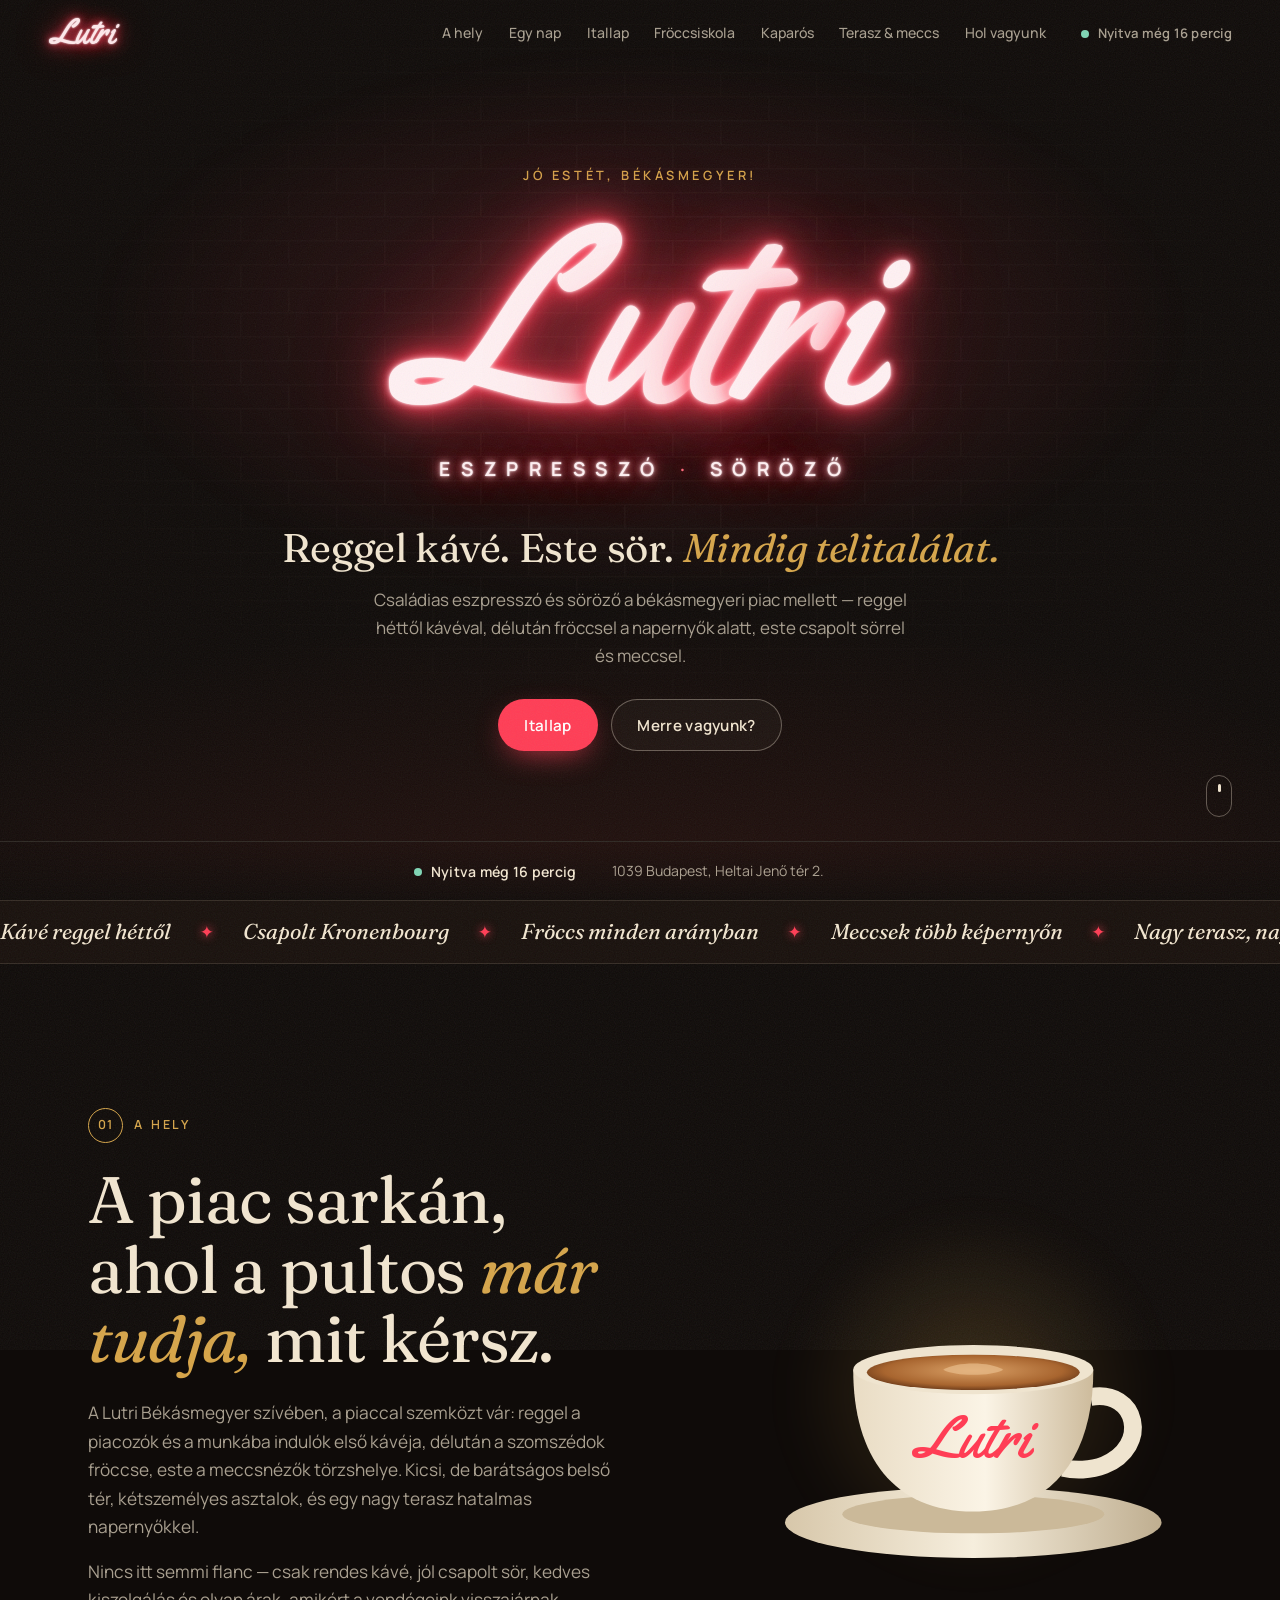
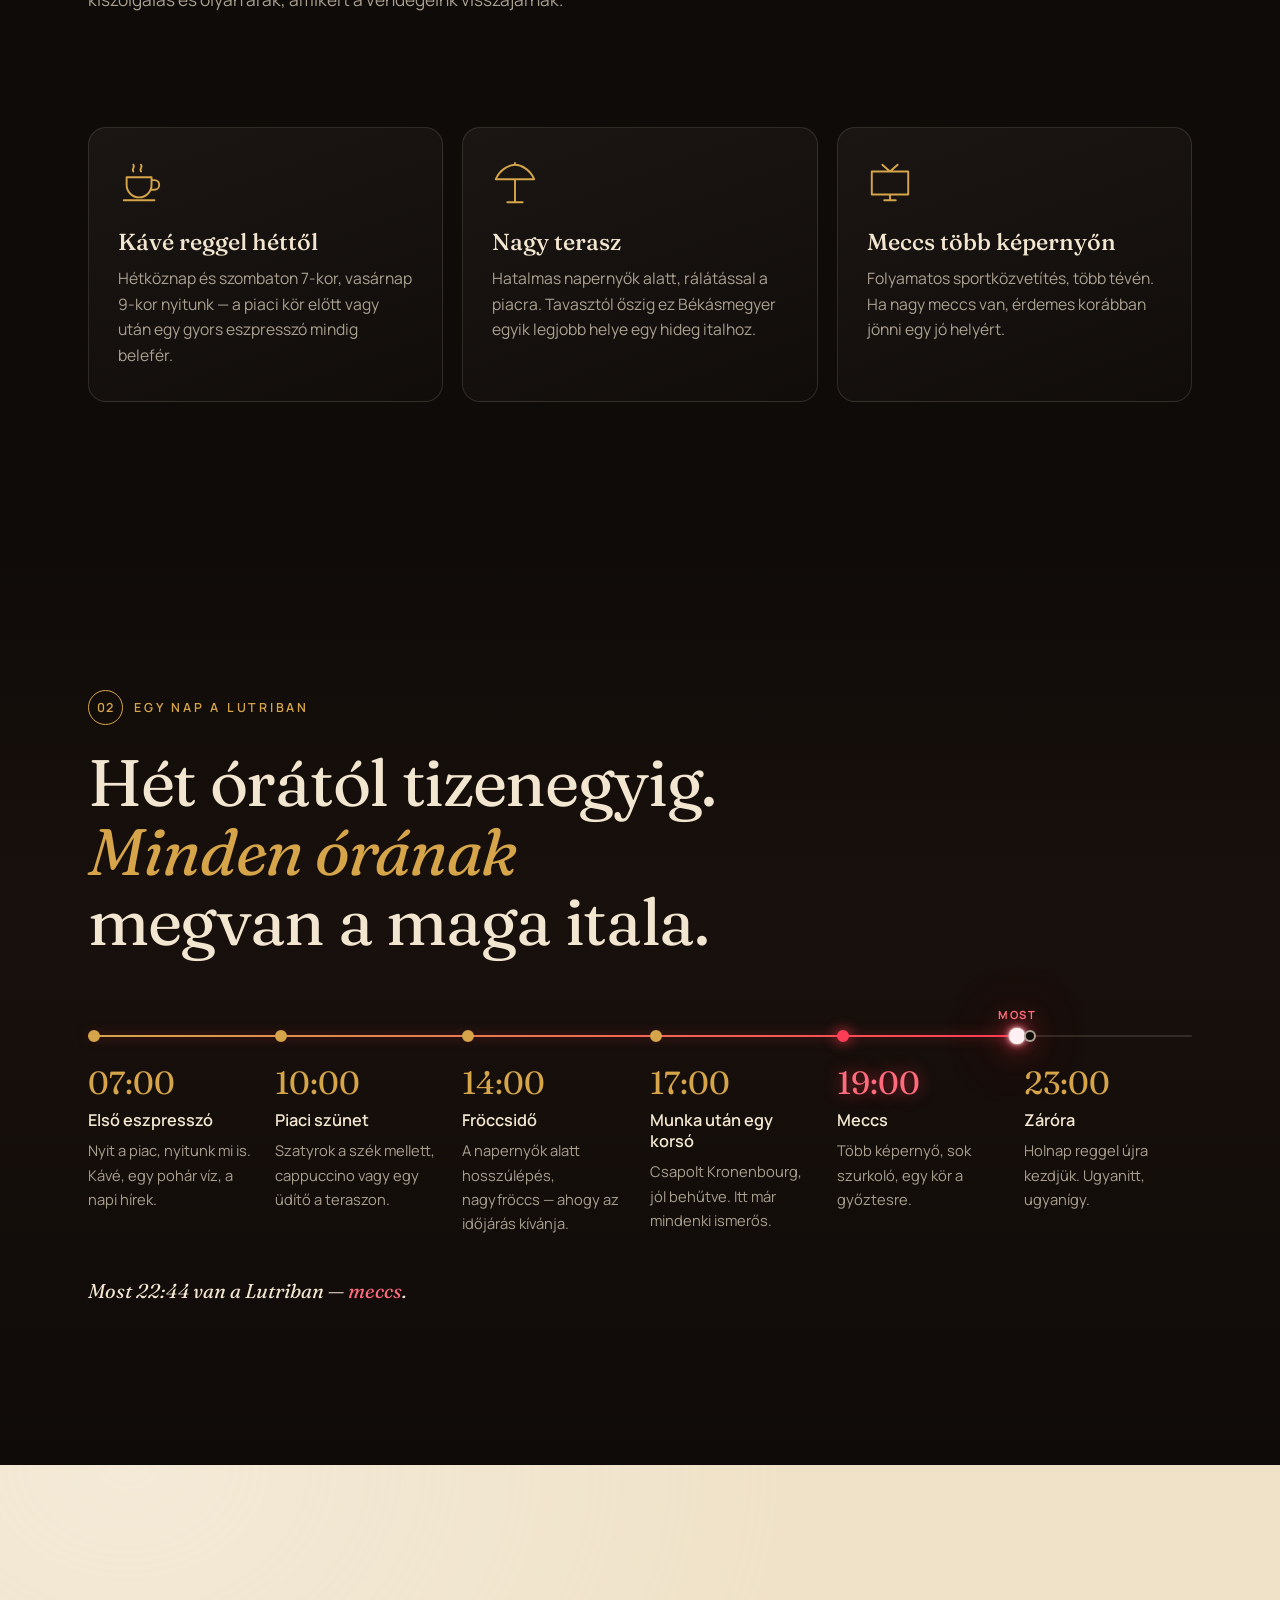
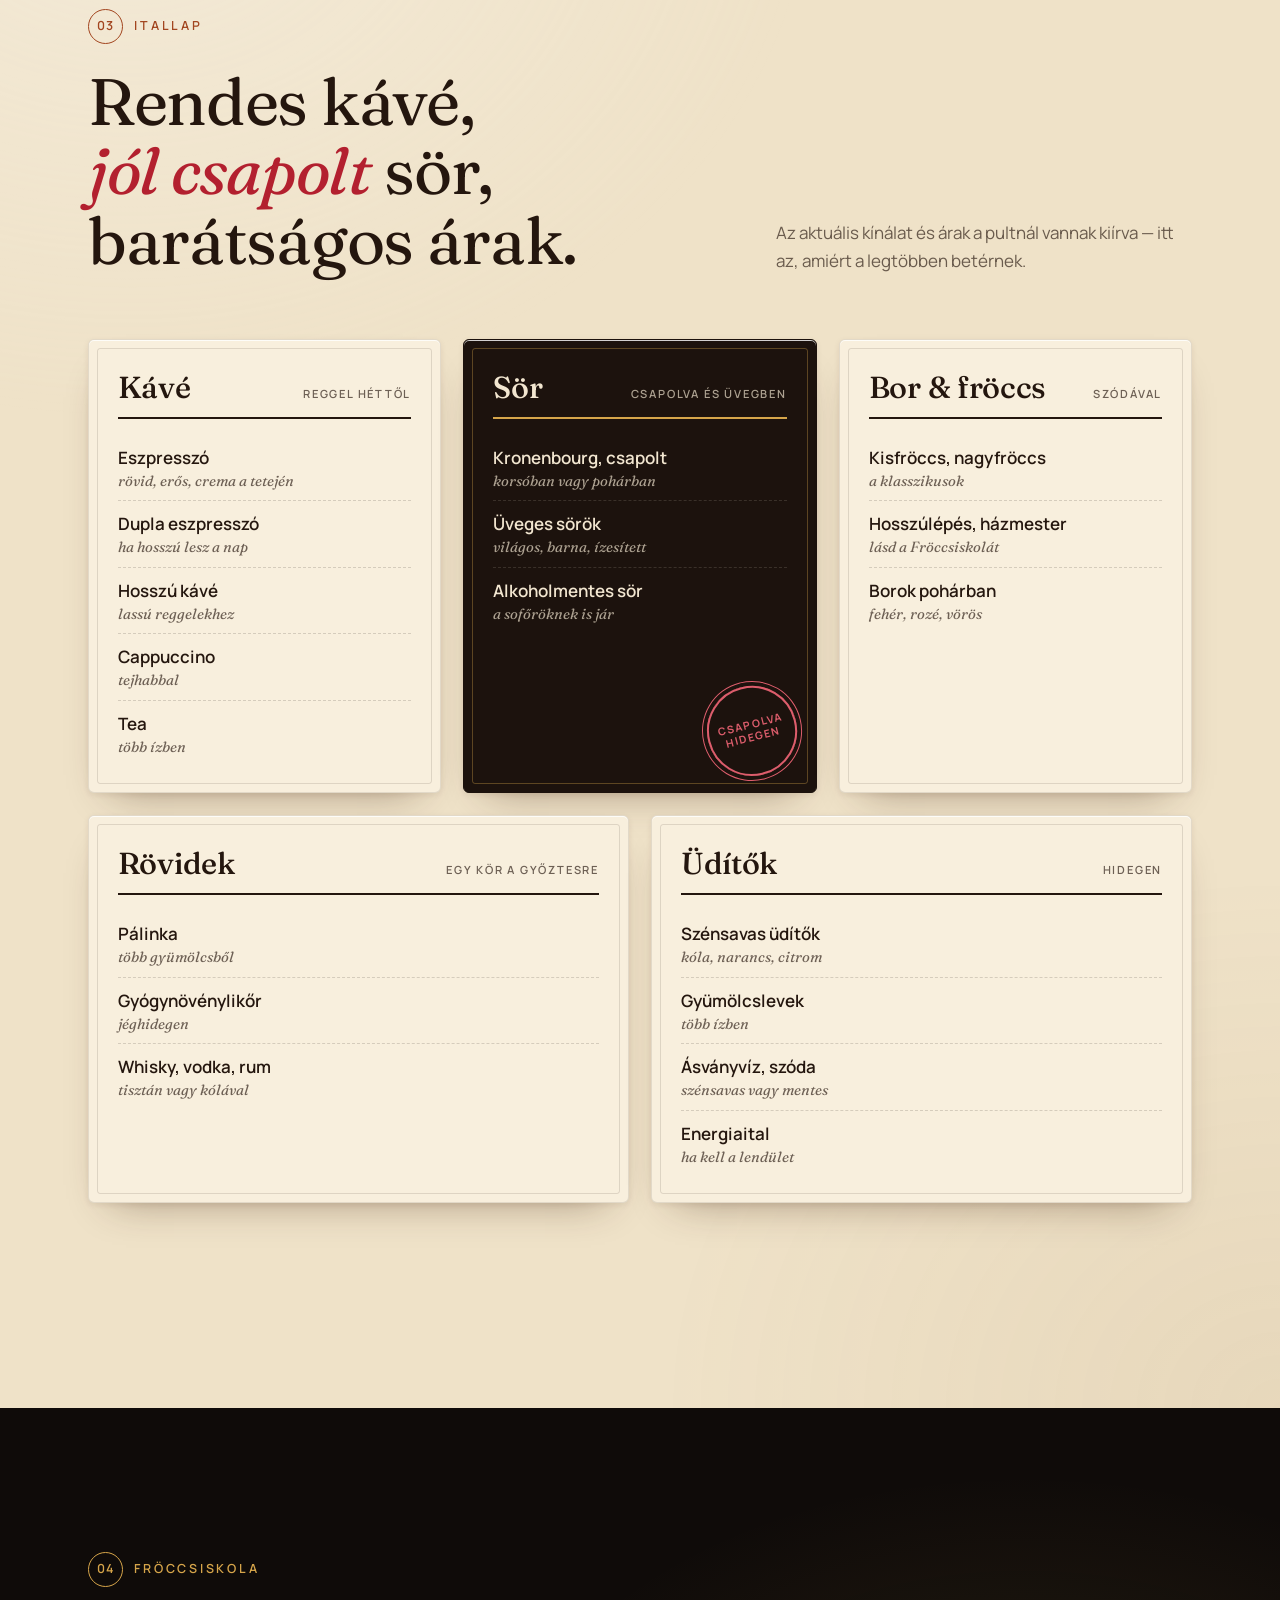
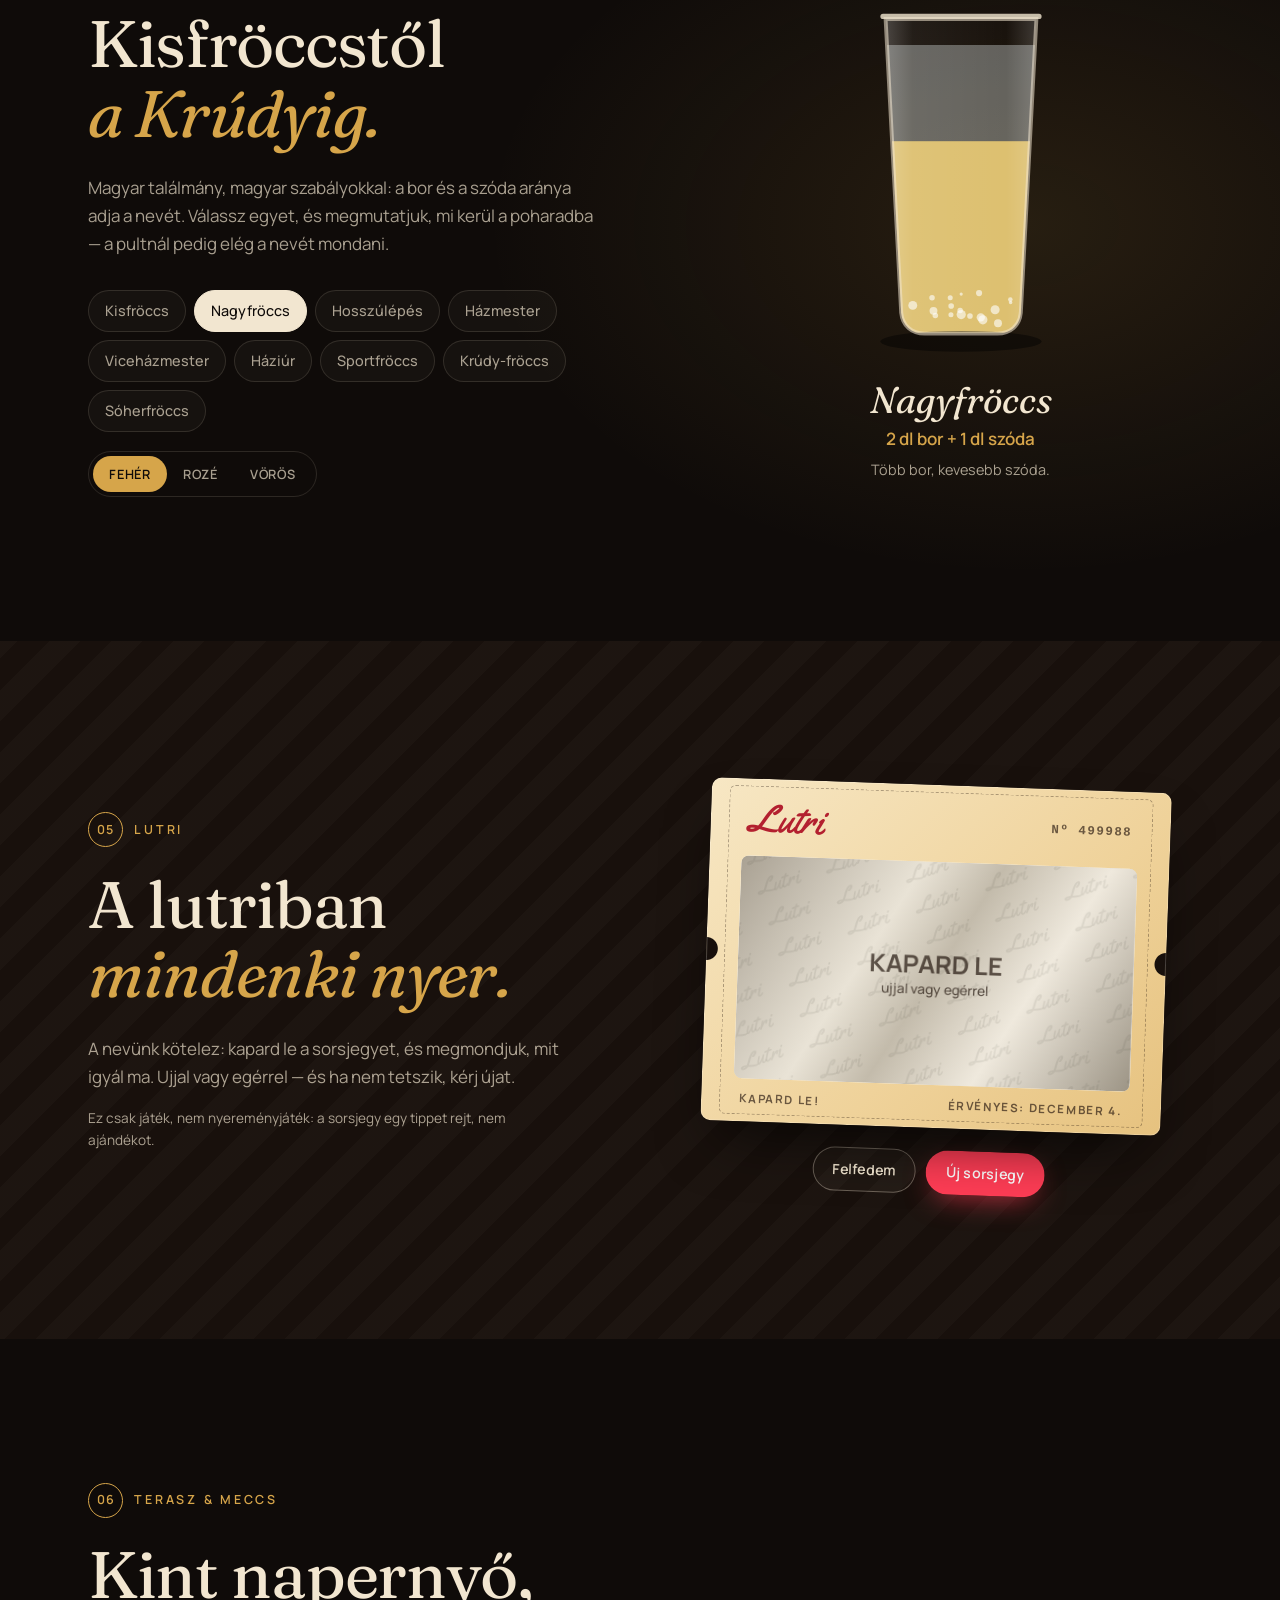
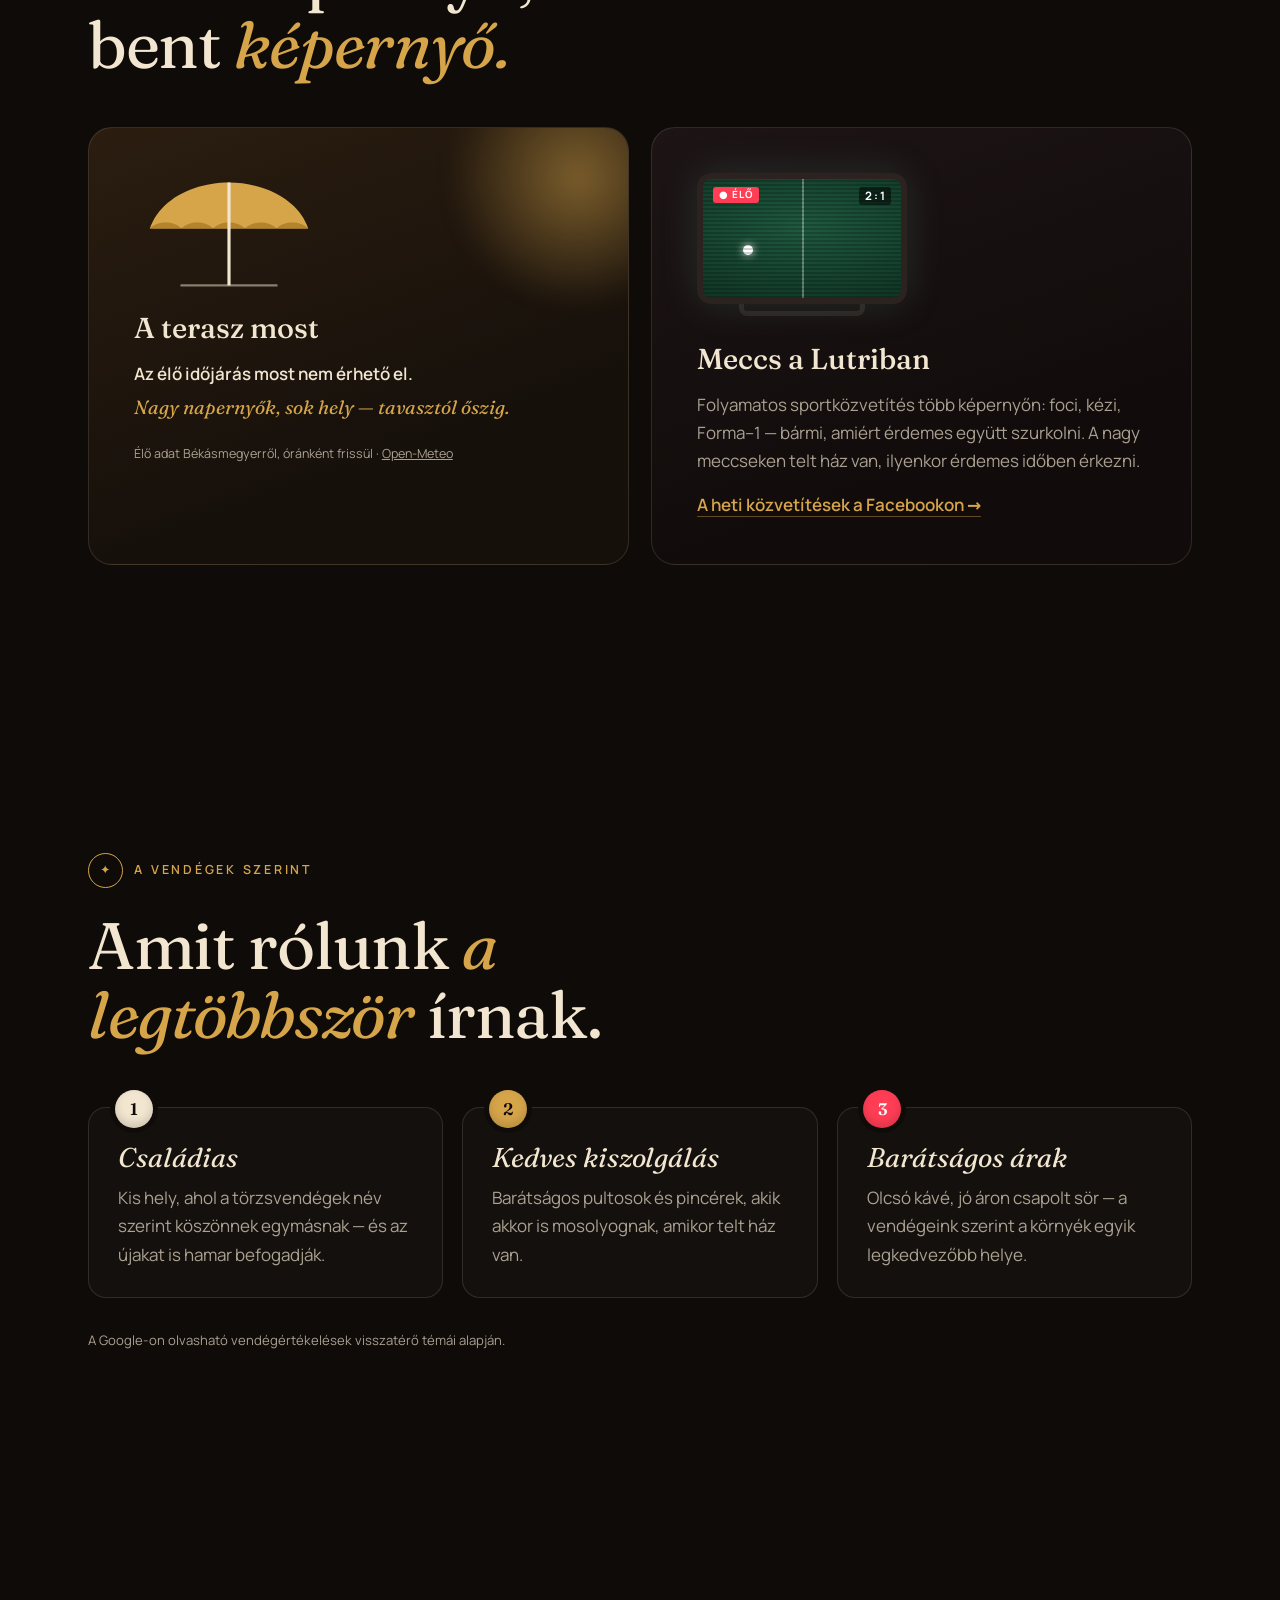
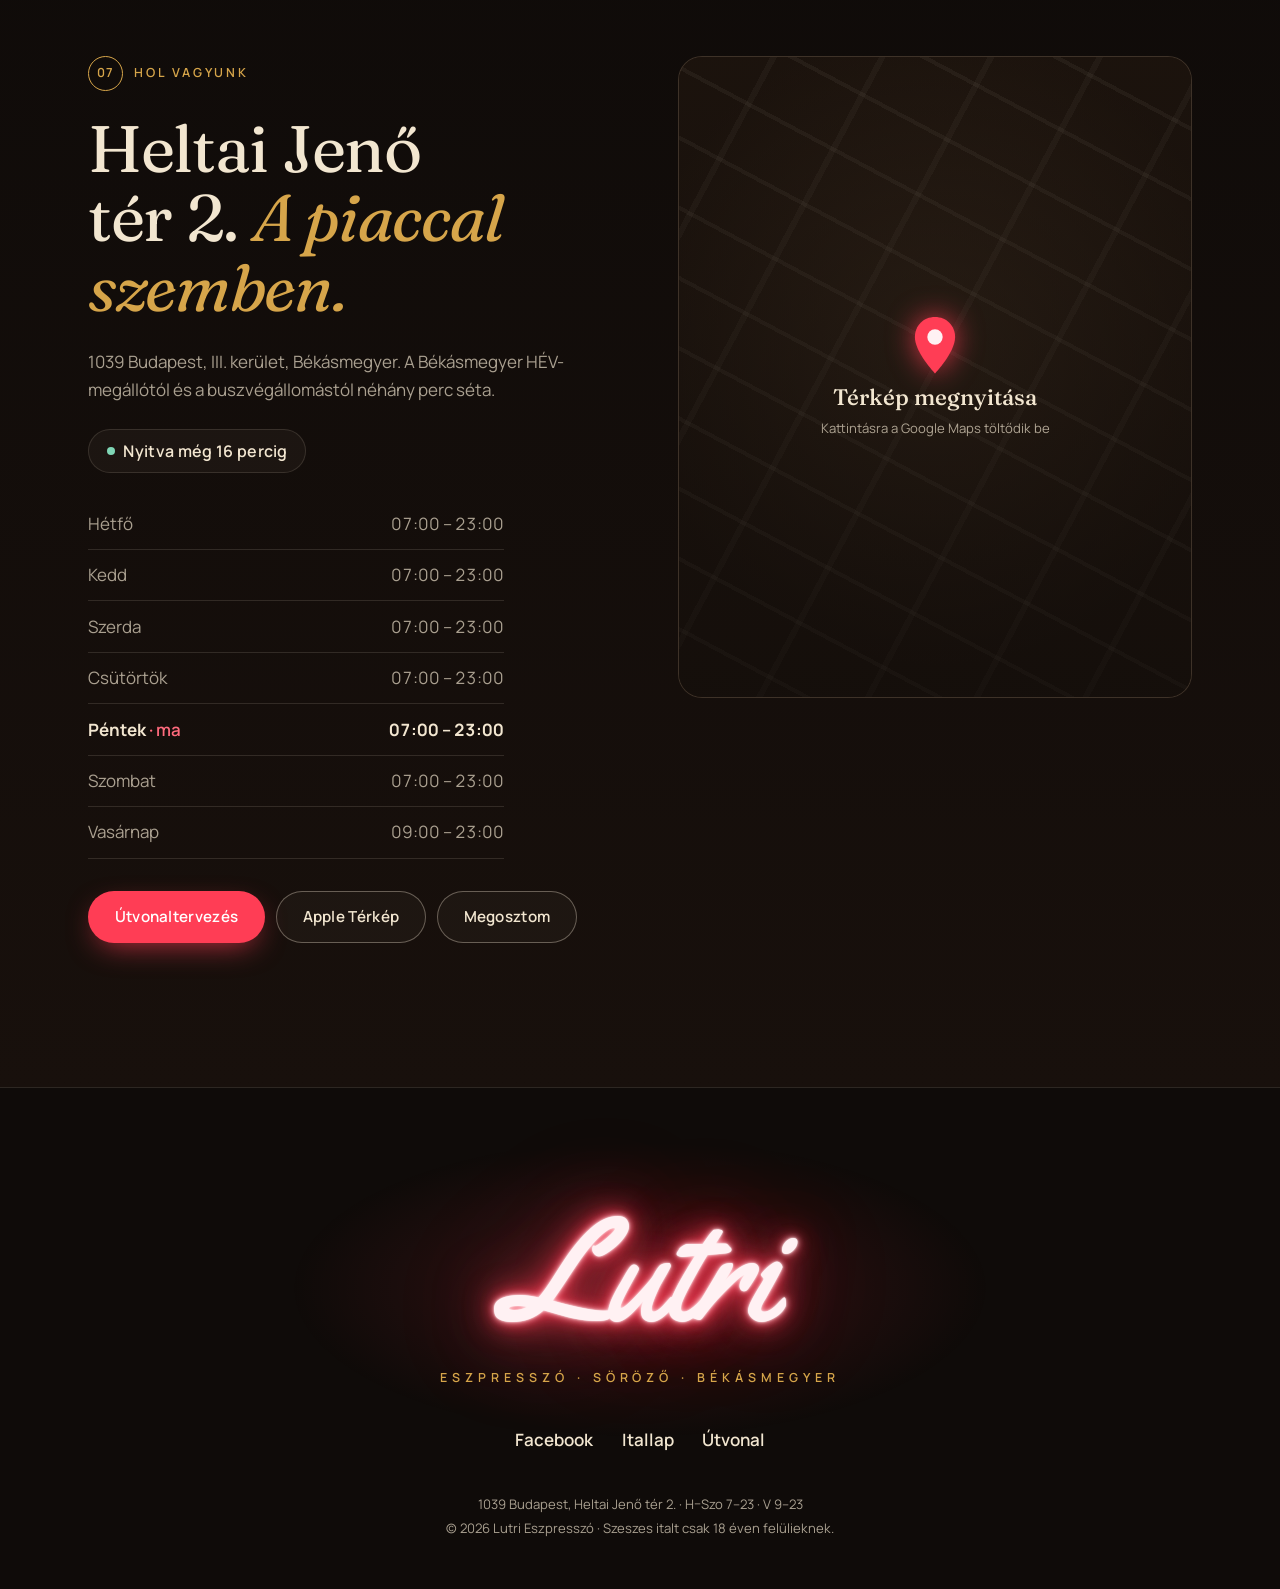
<file: public/index.html>
<!doctype html>
<html lang="hu" class="no-js">
<head>
  <meta charset="utf-8">
  <script>document.documentElement.className = "js";</script>
  <meta name="viewport" content="width=device-width, initial-scale=1, viewport-fit=cover">
  <title>Lutri Eszpresszó – kávé, csapolt sör és terasz a békásmegyeri piacnál</title>
  <meta name="description" content="Családias eszpresszó és söröző a békásmegyeri piac mellett: reggel héttől kávé, csapolt Kronenbourg, fröccs, meccsek több képernyőn és nagy terasz. 1039 Budapest, Heltai Jenő tér 2.">
  <meta name="theme-color" content="#0f0b09">
  <meta name="color-scheme" content="dark light">
  <meta property="og:type" content="website">
  <meta property="og:site_name" content="Lutri Eszpresszó">
  <meta property="og:title" content="Lutri Eszpresszó – Békásmegyer">
  <meta property="og:description" content="Reggel kávé. Este sör. Mindig telitalálat. Eszpresszó és söröző a békásmegyeri piac mellett, nagy terasszal.">
  <meta property="og:image" content="assets/og.jpg">
  <meta property="og:image:width" content="1200">
  <meta property="og:image:height" content="630">
  <meta property="og:locale" content="hu_HU">
  <meta name="twitter:card" content="summary_large_image">
  <link rel="icon" href="assets/icon-192.png" type="image/png" sizes="192x192">
  <link rel="apple-touch-icon" href="assets/apple-touch-icon.png">
  <link rel="manifest" href="manifest.webmanifest">
  <link rel="preload" href="assets/fonts/yellowtail-latin-400-normal.woff2" as="font" type="font/woff2" crossorigin>
  <link rel="preload" href="assets/fonts/fraunces-latin-400-italic.woff2" as="font" type="font/woff2" crossorigin>
  <link rel="preload" href="assets/fonts/manrope-latin-500-normal.woff2" as="font" type="font/woff2" crossorigin>
  <link rel="preconnect" href="https://api.open-meteo.com" crossorigin>
  <link rel="stylesheet" href="styles.css">
  <script type="application/ld+json">
  {
    "@context": "https://schema.org",
    "@type": "BarOrPub",
    "name": "Lutri Eszpresszó",
    "alternateName": "Lutri Söröző Békásmegyer",
    "description": "Családias eszpresszó és söröző a békásmegyeri piac mellett: kávé reggel héttől, csapolt sör, fröccs, sportközvetítések és nagy terasz.",
    "servesCuisine": ["Kávé", "Sör", "Fröccs"],
    "priceRange": "$",
    "image": "assets/og.jpg",
    "address": {
      "@type": "PostalAddress",
      "streetAddress": "Heltai Jenő tér 2.",
      "postalCode": "1039",
      "addressLocality": "Budapest",
      "addressRegion": "III. kerület, Békásmegyer",
      "addressCountry": "HU"
    },
    "openingHoursSpecification": [
      { "@type": "OpeningHoursSpecification", "dayOfWeek": ["Monday","Tuesday","Wednesday","Thursday","Friday","Saturday"], "opens": "07:00", "closes": "23:00" },
      { "@type": "OpeningHoursSpecification", "dayOfWeek": "Sunday", "opens": "09:00", "closes": "23:00" }
    ],
    "amenityFeature": [
      { "@type": "LocationFeatureSpecification", "name": "Terasz", "value": true },
      { "@type": "LocationFeatureSpecification", "name": "Sportközvetítés", "value": true }
    ],
    "sameAs": ["https://www.facebook.com/p/Lutri-S%C3%B6r%C3%B6z%C5%91-B%C3%A9k%C3%A1smegyer-100066663197809/"]
  }
  </script>
</head>
<body>
  <a class="skip" href="#main">Ugrás a tartalomra</a>
  <div class="grain" aria-hidden="true"></div>

  <!-- ============ FEJLÉC ============ -->
  <header class="nav">
    <a class="nav__logo" href="#top" aria-label="Lutri Eszpresszó – vissza az oldal tetejére">
      <span class="nav__neon" aria-hidden="true">Lutri</span>
    </a>
    <nav id="menu" class="nav__links" aria-label="Fő navigáció">
      <a href="#hely"><small>01</small>A hely</a>
      <a href="#nap"><small>02</small>Egy nap</a>
      <a href="#itallap"><small>03</small>Itallap</a>
      <a href="#froccs"><small>04</small>Fröccsiskola</a>
      <a href="#lutri"><small>05</small>Kaparós</a>
      <a href="#terasz"><small>06</small>Terasz &amp; meccs</a>
      <a href="#hol"><small>07</small>Hol vagyunk</a>
    </nav>
    <span class="status" data-status><span class="status__dot"></span><span data-status-text>H–Szo 7–23 · V 9–23</span></span>
    <button class="nav__toggle" type="button" aria-expanded="false" aria-controls="menu" aria-label="Menü">
      <span></span><span></span>
    </button>
  </header>

  <main id="main">

    <!-- ============ NYITÓKÉP ============ -->
    <section class="hero" id="top">
      <div class="hero__wall" aria-hidden="true"></div>
      <div class="hero__glow" aria-hidden="true"></div>

      <div class="hero__inner">
        <p class="hero__kicker reveal"><span data-greeting>Jó napot</span>, Békásmegyer!</p>

        <h1 class="sign" aria-label="Lutri Eszpresszó">
          <button class="sign__switch" type="button" aria-label="Neon fel- és lekapcsolása" aria-pressed="true" data-sign-switch>
            <span class="sign__word" aria-hidden="true"><span>L</span><span>u</span><span class="flick">t</span><span>r</span><span>i</span></span>
          </button>
          <span class="sign__sub" aria-hidden="true">Eszpresszó <i>·</i> Söröző</span>
        </h1>

        <p class="hero__lead reveal">Reggel kávé. Este sör. <em>Mindig telitalálat.</em></p>
        <p class="hero__text reveal">Családias eszpresszó és söröző a békásmegyeri piac mellett — reggel héttől kávéval,
          délután fröccsel a napernyők alatt, este csapolt sörrel és meccsel.</p>

        <div class="hero__cta reveal">
          <a class="btn btn--neon" href="#itallap">Itallap</a>
          <a class="btn btn--ghost" href="#hol">Merre vagyunk?</a>
        </div>
      </div>

      <ul class="hero__strip" aria-label="Röviden">
        <li><span class="status" data-status><span class="status__dot"></span><span data-status-text>H–Szo 7–23 · V 9–23</span></span></li>
        <li><a href="#hol">1039 Budapest, Heltai Jenő tér 2.</a></li>
        <li class="weather-chip" data-weather-chip hidden><span data-weather-icon aria-hidden="true"></span><span data-weather-short></span></li>
      </ul>

      <a class="hero__scroll" href="#hely" aria-label="Tovább"><span></span></a>
    </section>

    <!-- ============ FUTÓSZALAG ============ -->
    <div class="ticker" aria-hidden="true">
      <div class="ticker__track">
        <span>Kávé reggel héttől</span><b>✦</b><span>Csapolt Kronenbourg</span><b>✦</b><span>Fröccs minden arányban</span><b>✦</b>
        <span>Meccsek több képernyőn</span><b>✦</b><span>Nagy terasz, nagy napernyők</span><b>✦</b><span>A piac mellett</span><b>✦</b>
        <span>Kávé reggel héttől</span><b>✦</b><span>Csapolt Kronenbourg</span><b>✦</b><span>Fröccs minden arányban</span><b>✦</b>
        <span>Meccsek több képernyőn</span><b>✦</b><span>Nagy terasz, nagy napernyők</span><b>✦</b><span>A piac mellett</span><b>✦</b>
      </div>
    </div>

    <!-- ============ 01 A HELY ============ -->
    <section class="section place" id="hely">
      <div class="wrap place__grid">
        <div class="place__copy">
          <p class="eyebrow reveal"><span>01</span> A hely</p>
          <h2 class="title reveal">A piac sarkán, ahol a&nbsp;pultos <em>már tudja,</em> mit kérsz.</h2>
          <p class="reveal">A Lutri Békásmegyer szívében, a piaccal szemközt vár: reggel a piacozók és a munkába indulók
            első kávéja, délután a szomszédok fröccse, este a meccsnézők törzshelye. Kicsi, de barátságos belső tér,
            kétszemélyes asztalok, és egy nagy terasz hatalmas napernyőkkel.</p>
          <p class="reveal">Nincs itt semmi flanc — csak rendes kávé, jól csapolt sör, kedves kiszolgálás és olyan árak,
            amikért a vendégeink visszajárnak.</p>
        </div>

        <figure class="cup reveal" aria-hidden="true">
          <svg viewBox="0 0 320 300" class="cup__svg">
            <defs>
              <linearGradient id="cupBody" x1="0" x2="1">
                <stop offset="0" stop-color="#e9dcc4"/><stop offset=".55" stop-color="#fbf4e6"/><stop offset="1" stop-color="#cdbb9c"/>
              </linearGradient>
              <radialGradient id="crema" cx=".5" cy=".45" r=".6">
                <stop offset="0" stop-color="#d9a066"/><stop offset=".7" stop-color="#a8652f"/><stop offset="1" stop-color="#5d3014"/>
              </radialGradient>
              <linearGradient id="saucer" x1="0" x2="1">
                <stop offset="0" stop-color="#d7c7aa"/><stop offset=".5" stop-color="#f6eedd"/><stop offset="1" stop-color="#bfae90"/>
              </linearGradient>
            </defs>
            <g class="cup__steam" fill="none" stroke="#f2e6d0" stroke-width="5" stroke-linecap="round">
              <path d="M132 118c-14-18 14-30 0-50s14-32 0-52"/>
              <path d="M162 112c-14-18 14-30 0-50s14-32 0-52"/>
              <path d="M192 118c-14-18 14-30 0-50s14-32 0-52"/>
            </g>
            <ellipse cx="160" cy="262" rx="138" ry="26" fill="url(#saucer)"/>
            <ellipse cx="160" cy="256" rx="96" ry="14" fill="#cbb999"/>
            <path d="M246 170c34-6 44 36 10 50-10 4-22 4-30 2" fill="none" stroke="#efe4cf" stroke-width="13"/>
            <path d="M72 150h176c0 64-30 104-88 104s-88-40-88-104z" fill="url(#cupBody)"/>
            <ellipse cx="160" cy="150" rx="88" ry="18" fill="#efe4cf"/>
            <ellipse cx="160" cy="152" rx="78" ry="13" fill="url(#crema)"/>
            <path d="M138 150c10-6 34-6 44 0-8 5-36 5-44 0z" fill="#e8bd8a" opacity=".7"/>
            <text x="160" y="214" text-anchor="middle" class="cup__logo">Lutri</text>
          </svg>
        </figure>
      </div>

      <div class="wrap features">
        <article class="feature reveal">
          <svg class="feature__icon" viewBox="0 0 48 48" aria-hidden="true"><path d="M9 18h26v8a13 13 0 0 1-26 0z M35 21h3a5 5 0 0 1 0 10h-4 M6 42h32 M16 12c-2-3 2-4 0-7 M24 12c-2-3 2-4 0-7"/></svg>
          <h3>Kávé reggel héttől</h3>
          <p>Hétköznap és szombaton 7-kor, vasárnap 9-kor nyitunk — a piaci kör előtt vagy után egy gyors eszpresszó mindig belefér.</p>
        </article>
        <article class="feature reveal">
          <svg class="feature__icon" viewBox="0 0 48 48" aria-hidden="true"><path d="M4 20c4-10 14-15 20-15s16 5 20 15z M24 20v24 M16 44h16 M24 5V3"/></svg>
          <h3>Nagy terasz</h3>
          <p>Hatalmas napernyők alatt, rálátással a piacra. Tavasztól őszig ez Békásmegyer egyik legjobb helye egy hideg italhoz.</p>
        </article>
        <article class="feature reveal">
          <svg class="feature__icon" viewBox="0 0 48 48" aria-hidden="true"><path d="M5 12h38v24H5z M18 42h12 M24 36v6 M16 5l8 7 8-7"/></svg>
          <h3>Meccs több képernyőn</h3>
          <p>Folyamatos sportközvetítés, több tévén. Ha nagy meccs van, érdemes korábban jönni egy jó helyért.</p>
        </article>
      </div>
    </section>

    <!-- ============ 02 EGY NAP ============ -->
    <section class="section day" id="nap">
      <div class="wrap">
        <p class="eyebrow reveal"><span>02</span> Egy nap a Lutriban</p>
        <h2 class="title reveal">Hét órától tizenegyig. <em>Minden órának</em> megvan a maga itala.</h2>

        <div class="timeline reveal" data-timeline>
          <div class="timeline__rail" aria-hidden="true"><div class="timeline__fill" data-timeline-fill></div><div class="timeline__now" data-timeline-now><span>Most</span></div></div>
          <ol class="timeline__stops">
            <li data-at="07:00"><time>07:00</time><h3>Első eszpresszó</h3><p>Nyit a piac, nyitunk mi is. Kávé, egy pohár víz, a napi hírek.</p></li>
            <li data-at="10:00"><time>10:00</time><h3>Piaci szünet</h3><p>Szatyrok a szék mellett, cappuccino vagy egy üdítő a teraszon.</p></li>
            <li data-at="14:00"><time>14:00</time><h3>Fröccsidő</h3><p>A napernyők alatt hosszúlépés, nagyfröccs — ahogy az időjárás kívánja.</p></li>
            <li data-at="17:00"><time>17:00</time><h3>Munka után egy korsó</h3><p>Csapolt Kronenbourg, jól behűtve. Itt már mindenki ismerős.</p></li>
            <li data-at="19:00"><time>19:00</time><h3>Meccs</h3><p>Több képernyő, sok szurkoló, egy kör a győztesre.</p></li>
            <li data-at="23:00"><time>23:00</time><h3>Záróra</h3><p>Holnap reggel újra kezdjük. Ugyanitt, ugyanígy.</p></li>
          </ol>
        </div>
        <p class="day__note" data-day-note aria-live="polite"></p>
      </div>
    </section>

    <!-- ============ 03 ITALLAP ============ -->
    <section class="section menu" id="itallap">
      <div class="wrap">
        <div class="menu__head">
          <p class="eyebrow reveal"><span>03</span> Itallap</p>
          <h2 class="title reveal">Rendes kávé, <em>jól csapolt</em> sör, barátságos árak.</h2>
          <p class="menu__intro reveal">Az aktuális kínálat és árak a pultnál vannak kiírva — itt az, amiért a legtöbben betérnek.</p>
        </div>

        <!-- Árak: a <b class="price"></b> közé írd be (pl. <b class="price">450 Ft</b>); üresen nem jelenik meg. -->
        <div class="menu__grid">
          <article class="menu__card reveal">
            <h3><span>Kávé</span><small>reggel héttől</small></h3>
            <ul>
              <li><span class="item">Eszpresszó</span><i></i><b class="price"></b><em>rövid, erős, crema a tetején</em></li>
              <li><span class="item">Dupla eszpresszó</span><i></i><b class="price"></b><em>ha hosszú lesz a nap</em></li>
              <li><span class="item">Hosszú kávé</span><i></i><b class="price"></b><em>lassú reggelekhez</em></li>
              <li><span class="item">Cappuccino</span><i></i><b class="price"></b><em>tejhabbal</em></li>
              <li><span class="item">Tea</span><i></i><b class="price"></b><em>több ízben</em></li>
            </ul>
          </article>

          <article class="menu__card menu__card--star reveal">
            <h3><span>Sör</span><small>csapolva és üvegben</small></h3>
            <ul>
              <li><span class="item">Kronenbourg, csapolt</span><i></i><b class="price"></b><em>korsóban vagy pohárban</em></li>
              <li><span class="item">Üveges sörök</span><i></i><b class="price"></b><em>világos, barna, ízesített</em></li>
              <li><span class="item">Alkoholmentes sör</span><i></i><b class="price"></b><em>a sofőröknek is jár</em></li>
            </ul>
            <p class="menu__stamp" aria-hidden="true">Csapolva<br>hidegen</p>
          </article>

          <article class="menu__card reveal">
            <h3><span>Bor &amp; fröccs</span><small>szódával</small></h3>
            <ul>
              <li><span class="item">Kisfröccs, nagyfröccs</span><i></i><b class="price"></b><em>a klasszikusok</em></li>
              <li><span class="item">Hosszúlépés, házmester</span><i></i><b class="price"></b><em>lásd a Fröccsiskolát</em></li>
              <li><span class="item">Borok pohárban</span><i></i><b class="price"></b><em>fehér, rozé, vörös</em></li>
            </ul>
          </article>

          <article class="menu__card reveal">
            <h3><span>Rövidek</span><small>egy kör a győztesre</small></h3>
            <ul>
              <li><span class="item">Pálinka</span><i></i><b class="price"></b><em>több gyümölcsből</em></li>
              <li><span class="item">Gyógynövénylikőr</span><i></i><b class="price"></b><em>jéghidegen</em></li>
              <li><span class="item">Whisky, vodka, rum</span><i></i><b class="price"></b><em>tisztán vagy kólával</em></li>
            </ul>
          </article>

          <article class="menu__card reveal">
            <h3><span>Üdítők</span><small>hidegen</small></h3>
            <ul>
              <li><span class="item">Szénsavas üdítők</span><i></i><b class="price"></b><em>kóla, narancs, citrom</em></li>
              <li><span class="item">Gyümölcslevek</span><i></i><b class="price"></b><em>több ízben</em></li>
              <li><span class="item">Ásványvíz, szóda</span><i></i><b class="price"></b><em>szénsavas vagy mentes</em></li>
              <li><span class="item">Energiaital</span><i></i><b class="price"></b><em>ha kell a lendület</em></li>
            </ul>
          </article>
        </div>
        <p class="menu__foot reveal">Szeszes italt csak 18 éven felülieknek szolgálunk ki. Fogyassz felelősen!</p>
      </div>
    </section>

    <!-- ============ 04 FRÖCCSISKOLA ============ -->
    <section class="section spritz" id="froccs">
      <div class="wrap spritz__grid">
        <div class="spritz__copy">
          <p class="eyebrow reveal"><span>04</span> Fröccsiskola</p>
          <h2 class="title reveal">Kisfröccstől <em>a Krúdyig.</em></h2>
          <p class="reveal">Magyar találmány, magyar szabályokkal: a bor és a szóda aránya adja a nevét. Válassz egyet, és megmutatjuk,
            mi kerül a poharadba — a pultnál pedig elég a nevét mondani.</p>

          <div class="spritz__picker reveal" role="radiogroup" aria-label="Fröccsfajták" data-spritz-picker></div>

          <div class="spritz__wine reveal" role="radiogroup" aria-label="Bor színe">
            <button type="button" role="radio" aria-checked="true" data-wine="white">Fehér</button>
            <button type="button" role="radio" aria-checked="false" data-wine="rose">Rozé</button>
            <button type="button" role="radio" aria-checked="false" data-wine="red">Vörös</button>
          </div>
        </div>

        <figure class="glass reveal" data-glass data-wine-color="white">
          <svg viewBox="0 0 200 300" class="glass__svg" aria-hidden="true">
            <defs>
              <clipPath id="glassInside"><path d="M42 40h116l-12 226c-1 10-8 16-18 16H72c-10 0-17-6-18-16z"/></clipPath>
              <linearGradient id="glassShine" x1="0" x2="1">
                <stop offset="0" stop-color="#fff" stop-opacity=".22"/><stop offset=".18" stop-color="#fff" stop-opacity=".05"/>
                <stop offset=".8" stop-color="#fff" stop-opacity="0"/><stop offset="1" stop-color="#fff" stop-opacity=".16"/>
              </linearGradient>
            </defs>
            <g clip-path="url(#glassInside)">
              <rect class="glass__soda" x="30" y="60" width="140" height="222"/>
              <rect class="glass__wineLayer" x="30" y="134" width="140" height="148"/>
              <g class="glass__bubbles"></g>
            </g>
            <ellipse cx="100" cy="288" rx="62" ry="8" fill="#000" opacity=".45"/>
            <path d="M42 40h116l-12 226c-1 10-8 16-18 16H72c-10 0-17-6-18-16z" fill="url(#glassShine)" stroke="#f2e6d0" stroke-opacity=".55" stroke-width="3"/>
            <path d="M40 38h120" stroke="#f2e6d0" stroke-opacity=".8" stroke-width="4" stroke-linecap="round"/>
          </svg>
          <figcaption class="glass__caption" aria-live="polite">
            <strong data-spritz-name>Nagyfröccs</strong>
            <span data-spritz-ratio>2 dl bor + 1 dl szóda</span>
            <small data-spritz-note></small>
          </figcaption>
        </figure>
      </div>
    </section>

    <!-- ============ 05 KAPARÓS ============ -->
    <section class="section lotto" id="lutri">
      <div class="wrap lotto__grid">
        <div class="lotto__copy">
          <p class="eyebrow reveal"><span>05</span> Lutri</p>
          <h2 class="title reveal">A lutriban <em>mindenki nyer.</em></h2>
          <p class="reveal">A nevünk kötelez: kapard le a sorsjegyet, és megmondjuk, mit igyál ma. Ujjal vagy egérrel —
            és ha nem tetszik, kérj újat.</p>
          <p class="lotto__fine reveal">Ez csak játék, nem nyereményjáték: a sorsjegy egy tippet rejt, nem ajándékot.</p>
        </div>

        <div class="ticket reveal" data-ticket>
          <div class="ticket__paper">
            <div class="ticket__top">
              <span class="ticket__brand">Lutri</span>
              <span class="ticket__serial" data-ticket-serial>Nº 000000</span>
            </div>
            <div class="ticket__field">
              <div class="ticket__prize" data-ticket-prize aria-live="polite">
                <small>A mai tipped</small>
                <strong data-ticket-title>Egy hosszúlépés a teraszon</strong>
                <span data-ticket-text>Fél bor, dupla szóda, sok napsütés.</span>
              </div>
              <canvas class="ticket__scratch" data-ticket-canvas aria-hidden="true"></canvas>
            </div>
            <div class="ticket__bottom">
              <span>Kapard le!</span>
              <span>Érvényes: <b data-ticket-date>ma</b></span>
            </div>
          </div>
          <div class="ticket__actions">
            <button class="btn btn--ghost btn--sm" type="button" data-ticket-reveal>Felfedem</button>
            <button class="btn btn--neon btn--sm" type="button" data-ticket-new>Új sorsjegy</button>
          </div>
        </div>
      </div>
    </section>

    <!-- ============ 06 TERASZ & MECCS ============ -->
    <section class="section duo" id="terasz">
      <div class="wrap">
        <p class="eyebrow reveal"><span>06</span> Terasz &amp; meccs</p>
        <h2 class="title reveal">Kint napernyő, bent <em>képernyő.</em></h2>
        <div class="duo__grid">
          <article class="panel panel--sun reveal">
            <div class="panel__art" aria-hidden="true">
              <svg viewBox="0 0 240 150">
                <g class="umbrella"><path d="M20 70c14-40 60-58 100-58s86 18 100 58z" fill="#d6a54a"/>
                  <path d="M20 70c10-10 30-10 40 0 10-10 30-10 40 0 10-10 30-10 40 0 10-10 30-10 40 0 10-10 30-10 40 0" fill="#b4842c"/>
                  <path d="M120 12v130" stroke="#f2e6d0" stroke-width="4"/></g>
                <path d="M60 142h120" stroke="#f2e6d0" stroke-opacity=".5" stroke-width="3" stroke-linecap="round"/>
              </svg>
            </div>
            <h3>A terasz most</h3>
            <div class="weather" data-weather>
              <p class="weather__temp"><span data-weather-temp>—</span><sup>°C</sup></p>
              <p class="weather__desc" data-weather-desc>Az időjárás betöltése…</p>
              <p class="weather__verdict" data-weather-verdict>Nagy napernyők, sok hely — tavasztól őszig.</p>
            </div>
            <p class="panel__small">Élő adat Békásmegyerről, óránként frissül · <a href="https://open-meteo.com/" target="_blank" rel="noopener">Open-Meteo</a></p>
          </article>

          <article class="panel panel--tv reveal">
            <div class="tv" aria-hidden="true">
              <div class="tv__screen"><span class="tv__live">● Élő</span><span class="tv__score">2 : 1</span><span class="tv__bar"></span></div>
              <div class="tv__legs"></div>
            </div>
            <h3>Meccs a Lutriban</h3>
            <p>Folyamatos sportközvetítés több képernyőn: foci, kézi, Forma–1 — bármi, amiért érdemes együtt szurkolni.
              A nagy meccseken telt ház van, ilyenkor érdemes időben érkezni.</p>
            <a class="link" href="#" data-facebook-link target="_blank" rel="noopener">A heti közvetítések a Facebookon →</a>
          </article>
        </div>
      </div>
    </section>

    <!-- ============ 07 VENDÉGEK ============ -->
    <section class="section voices" id="velemenyek">
      <div class="wrap">
        <p class="eyebrow reveal"><span>✦</span> A vendégek szerint</p>
        <h2 class="title reveal">Amit rólunk <em>a legtöbbször</em> írnak.</h2>
        <div class="voices__grid">
          <article class="voice reveal"><span class="voice__num">1</span><h3>Családias</h3><p>Kis hely, ahol a törzsvendégek név szerint köszönnek egymásnak — és az újakat is hamar befogadják.</p></article>
          <article class="voice reveal"><span class="voice__num">2</span><h3>Kedves kiszolgálás</h3><p>Barátságos pultosok és pincérek, akik akkor is mosolyognak, amikor telt ház van.</p></article>
          <article class="voice reveal"><span class="voice__num">3</span><h3>Barátságos árak</h3><p>Olcsó kávé, jó áron csapolt sör — a vendégeink szerint a környék egyik legkedvezőbb helye.</p></article>
        </div>
        <p class="voices__src reveal">A Google-on olvasható vendégértékelések visszatérő témái alapján.</p>
      </div>
    </section>

    <!-- ============ 08 HOL VAGYUNK ============ -->
    <section class="section visit" id="hol">
      <div class="wrap visit__grid">
        <div class="visit__info">
          <p class="eyebrow reveal"><span>07</span> Hol vagyunk</p>
          <h2 class="title reveal">Heltai Jenő tér 2. <em>A piaccal szemben.</em></h2>
          <p class="reveal">1039 Budapest, III. kerület, Békásmegyer. A Békásmegyer HÉV-megállótól és a buszvégállomástól néhány perc séta.</p>

          <p class="visit__status reveal"><span class="status status--lg" data-status><span class="status__dot"></span><span data-status-text>H–Szo 7–23 · V 9–23</span></span></p>

          <ul class="hours reveal" id="hours">
            <li><span>Hétfő</span><span>07:00 – 23:00</span></li>
            <li><span>Kedd</span><span>07:00 – 23:00</span></li>
            <li><span>Szerda</span><span>07:00 – 23:00</span></li>
            <li><span>Csütörtök</span><span>07:00 – 23:00</span></li>
            <li><span>Péntek</span><span>07:00 – 23:00</span></li>
            <li><span>Szombat</span><span>07:00 – 23:00</span></li>
            <li><span>Vasárnap</span><span>09:00 – 23:00</span></li>
          </ul>

          <div class="visit__actions reveal">
            <a class="btn btn--neon" href="https://www.google.com/maps/search/?api=1&amp;query=Lutri+Eszpressz%C3%B3,+Heltai+Jen%C5%91+t%C3%A9r+2,+1039+Budapest" target="_blank" rel="noopener">Útvonaltervezés</a>
            <a class="btn btn--ghost" href="https://maps.apple.com/?q=Lutri+Eszpressz%C3%B3&amp;address=Heltai+Jen%C5%91+t%C3%A9r+2,+1039+Budapest" target="_blank" rel="noopener">Apple Térkép</a>
            <a class="btn btn--ghost" data-phone-link href="#"><span data-phone-text>Hívás</span></a>
            <button class="btn btn--ghost" type="button" data-share hidden>Megosztom</button>
          </div>
        </div>

        <div class="map reveal">
          <button class="map__load" type="button"
            data-map-src="https://www.google.com/maps?q=Lutri+Eszpressz%C3%B3,+Heltai+Jen%C5%91+t%C3%A9r+2,+1039+Budapest&amp;z=17&amp;output=embed">
            <svg class="map__pin" viewBox="0 0 48 64" aria-hidden="true"><path d="M24 2C12 2 3 11 3 23c0 16 21 38 21 38s21-22 21-38C45 11 36 2 24 2z"/><circle cx="24" cy="23" r="8"/></svg>
            <span>Térkép megnyitása</span>
            <small>Kattintásra a Google Maps töltődik be</small>
          </button>
        </div>
      </div>
    </section>
  </main>

  <!-- ============ LÁBLÉC ============ -->
  <footer class="footer">
    <div class="wrap footer__inner">
      <p class="footer__neon" aria-hidden="true">Lutri</p>
      <p class="footer__tag">Eszpresszó · Söröző · Békásmegyer</p>
      <p class="footer__links">
        <a href="#" data-facebook-link target="_blank" rel="noopener">Facebook</a>
        <a href="#itallap">Itallap</a>
        <a href="#hol">Útvonal</a>
      </p>
      <p class="footer__small">1039 Budapest, Heltai Jenő tér 2. · H–Szo 7–23 · V 9–23<br>
        © <span data-year>2026</span> Lutri Eszpresszó · Szeszes italt csak 18 éven felülieknek.</p>
    </div>
  </footer>

  <!-- Telefonon alul mindig látható gombok -->
  <nav class="actionbar" aria-label="Gyors elérés">
    <a class="actionbar__btn" href="https://www.google.com/maps/search/?api=1&amp;query=Lutri+Eszpressz%C3%B3,+Heltai+Jen%C5%91+t%C3%A9r+2,+1039+Budapest" target="_blank" rel="noopener">
      <svg viewBox="0 0 24 24" aria-hidden="true"><path d="M12 2a7 7 0 0 0-7 7c0 5 7 13 7 13s7-8 7-13a7 7 0 0 0-7-7zm0 9.5A2.5 2.5 0 1 1 12 6.5a2.5 2.5 0 0 1 0 5z"/></svg>Útvonal</a>
    <a class="actionbar__btn actionbar__btn--main" href="#itallap">
      <svg viewBox="0 0 24 24" aria-hidden="true"><path d="M4 8h13v5a6.5 6.5 0 0 1-13 0zm13 2h1.5a2.5 2.5 0 0 1 0 5H16.6M3 21h16"/></svg>Itallap</a>
    <a class="actionbar__btn" data-phone-link href="#">
      <svg viewBox="0 0 24 24" aria-hidden="true"><path d="M6.6 10.8a15 15 0 0 0 6.6 6.6l2.2-2.2c.3-.3.7-.4 1-.2 1.1.4 2.3.6 3.6.6.6 0 1 .4 1 1V20c0 .6-.4 1-1 1A17 17 0 0 1 3 4c0-.6.4-1 1-1h3.5c.6 0 1 .4 1 1 0 1.3.2 2.5.6 3.6.1.3 0 .7-.2 1z"/></svg>Hívás</a>
    <a class="actionbar__btn" data-facebook-link href="#" target="_blank" rel="noopener" data-fb-fallback>
      <svg viewBox="0 0 24 24" aria-hidden="true"><path d="M14 8V6.5c0-.8.2-1.5 1.5-1.5H17V2h-2.6C11.5 2 11 4 11 6.2V8H9v3h2v11h3V11h2.6l.4-3z"/></svg>Facebook</a>
  </nav>

  <script src="script.js" defer></script>
</body>
</html>
</file>
<file: public/styles.css>
/* =========================================================
   Lutri Eszpresszó – megjelenés
   Színek: a :root változókban. Betűk: saját tárhelyről (SIL OFL).
   ========================================================= */

/* ---------- Betűtípusok ---------- */
@font-face { font-family: "Yellowtail"; font-weight: 400; font-display: swap;
  src: url("assets/fonts/yellowtail-latin-400-normal.woff2") format("woff2"); }

@font-face { font-family: "Fraunces"; font-weight: 400; font-style: normal; font-display: swap;
  src: url("assets/fonts/fraunces-latin-400-normal.woff2") format("woff2");
  unicode-range: U+0000-00FF, U+0131, U+0152-0153, U+02BB-02BC, U+02C6, U+02DA, U+02DC, U+0304, U+0308, U+0329, U+2000-206F, U+20AC, U+2122, U+2191, U+2193, U+2212, U+2215, U+FEFF, U+FFFD; }
@font-face { font-family: "Fraunces"; font-weight: 400; font-style: normal; font-display: swap;
  src: url("assets/fonts/fraunces-latin-ext-400-normal.woff2") format("woff2");
  unicode-range: U+0100-02BA, U+02BD-02C5, U+02C7-02CC, U+02CE-02D7, U+02DD-02FF, U+0304, U+0308, U+0329, U+1D00-1DBF, U+1E00-1E9F, U+1EF2-1EFF, U+2020, U+20A0-20AB, U+20AD-20C0, U+2113, U+2C60-2C7F, U+A720-A7FF; }
@font-face { font-family: "Fraunces"; font-weight: 400; font-style: italic; font-display: swap;
  src: url("assets/fonts/fraunces-latin-400-italic.woff2") format("woff2");
  unicode-range: U+0000-00FF, U+0131, U+0152-0153, U+02BB-02BC, U+02C6, U+02DA, U+02DC, U+0304, U+0308, U+0329, U+2000-206F, U+20AC, U+2122, U+2191, U+2193, U+2212, U+2215, U+FEFF, U+FFFD; }
@font-face { font-family: "Fraunces"; font-weight: 400; font-style: italic; font-display: swap;
  src: url("assets/fonts/fraunces-latin-ext-400-italic.woff2") format("woff2");
  unicode-range: U+0100-02BA, U+02BD-02C5, U+02C7-02CC, U+02CE-02D7, U+02DD-02FF, U+0304, U+0308, U+0329, U+1D00-1DBF, U+1E00-1E9F, U+1EF2-1EFF, U+2020, U+20A0-20AB, U+20AD-20C0, U+2113, U+2C60-2C7F, U+A720-A7FF; }
@font-face { font-family: "Fraunces"; font-weight: 500; font-style: normal; font-display: swap;
  src: url("assets/fonts/fraunces-latin-500-normal.woff2") format("woff2");
  unicode-range: U+0000-00FF, U+0131, U+0152-0153, U+02BB-02BC, U+02C6, U+02DA, U+02DC, U+0304, U+0308, U+0329, U+2000-206F, U+20AC, U+2122, U+2191, U+2193, U+2212, U+2215, U+FEFF, U+FFFD; }
@font-face { font-family: "Fraunces"; font-weight: 500; font-style: normal; font-display: swap;
  src: url("assets/fonts/fraunces-latin-ext-500-normal.woff2") format("woff2");
  unicode-range: U+0100-02BA, U+02BD-02C5, U+02C7-02CC, U+02CE-02D7, U+02DD-02FF, U+0304, U+0308, U+0329, U+1D00-1DBF, U+1E00-1E9F, U+1EF2-1EFF, U+2020, U+20A0-20AB, U+20AD-20C0, U+2113, U+2C60-2C7F, U+A720-A7FF; }
@font-face { font-family: "Fraunces"; font-weight: 500; font-style: italic; font-display: swap;
  src: url("assets/fonts/fraunces-latin-500-italic.woff2") format("woff2");
  unicode-range: U+0000-00FF, U+0131, U+0152-0153, U+02BB-02BC, U+02C6, U+02DA, U+02DC, U+0304, U+0308, U+0329, U+2000-206F, U+20AC, U+2122, U+2191, U+2193, U+2212, U+2215, U+FEFF, U+FFFD; }
@font-face { font-family: "Fraunces"; font-weight: 500; font-style: italic; font-display: swap;
  src: url("assets/fonts/fraunces-latin-ext-500-italic.woff2") format("woff2");
  unicode-range: U+0100-02BA, U+02BD-02C5, U+02C7-02CC, U+02CE-02D7, U+02DD-02FF, U+0304, U+0308, U+0329, U+1D00-1DBF, U+1E00-1E9F, U+1EF2-1EFF, U+2020, U+20A0-20AB, U+20AD-20C0, U+2113, U+2C60-2C7F, U+A720-A7FF; }
@font-face { font-family: "Fraunces"; font-weight: 600; font-style: normal; font-display: swap;
  src: url("assets/fonts/fraunces-latin-600-normal.woff2") format("woff2");
  unicode-range: U+0000-00FF, U+0131, U+0152-0153, U+02BB-02BC, U+02C6, U+02DA, U+02DC, U+0304, U+0308, U+0329, U+2000-206F, U+20AC, U+2122, U+2191, U+2193, U+2212, U+2215, U+FEFF, U+FFFD; }
@font-face { font-family: "Fraunces"; font-weight: 600; font-style: normal; font-display: swap;
  src: url("assets/fonts/fraunces-latin-ext-600-normal.woff2") format("woff2");
  unicode-range: U+0100-02BA, U+02BD-02C5, U+02C7-02CC, U+02CE-02D7, U+02DD-02FF, U+0304, U+0308, U+0329, U+1D00-1DBF, U+1E00-1E9F, U+1EF2-1EFF, U+2020, U+20A0-20AB, U+20AD-20C0, U+2113, U+2C60-2C7F, U+A720-A7FF; }
@font-face { font-family: "Fraunces"; font-weight: 600; font-style: italic; font-display: swap;
  src: url("assets/fonts/fraunces-latin-600-italic.woff2") format("woff2");
  unicode-range: U+0000-00FF, U+0131, U+0152-0153, U+02BB-02BC, U+02C6, U+02DA, U+02DC, U+0304, U+0308, U+0329, U+2000-206F, U+20AC, U+2122, U+2191, U+2193, U+2212, U+2215, U+FEFF, U+FFFD; }
@font-face { font-family: "Fraunces"; font-weight: 600; font-style: italic; font-display: swap;
  src: url("assets/fonts/fraunces-latin-ext-600-italic.woff2") format("woff2");
  unicode-range: U+0100-02BA, U+02BD-02C5, U+02C7-02CC, U+02CE-02D7, U+02DD-02FF, U+0304, U+0308, U+0329, U+1D00-1DBF, U+1E00-1E9F, U+1EF2-1EFF, U+2020, U+20A0-20AB, U+20AD-20C0, U+2113, U+2C60-2C7F, U+A720-A7FF; }

@font-face { font-family: "Manrope"; font-weight: 400; font-display: swap;
  src: url("assets/fonts/manrope-latin-400-normal.woff2") format("woff2");
  unicode-range: U+0000-00FF, U+0131, U+0152-0153, U+02BB-02BC, U+02C6, U+02DA, U+02DC, U+0304, U+0308, U+0329, U+2000-206F, U+20AC, U+2122, U+2191, U+2193, U+2212, U+2215, U+FEFF, U+FFFD; }
@font-face { font-family: "Manrope"; font-weight: 400; font-display: swap;
  src: url("assets/fonts/manrope-latin-ext-400-normal.woff2") format("woff2");
  unicode-range: U+0100-02BA, U+02BD-02C5, U+02C7-02CC, U+02CE-02D7, U+02DD-02FF, U+0304, U+0308, U+0329, U+1D00-1DBF, U+1E00-1E9F, U+1EF2-1EFF, U+2020, U+20A0-20AB, U+20AD-20C0, U+2113, U+2C60-2C7F, U+A720-A7FF; }
@font-face { font-family: "Manrope"; font-weight: 500; font-display: swap;
  src: url("assets/fonts/manrope-latin-500-normal.woff2") format("woff2");
  unicode-range: U+0000-00FF, U+0131, U+0152-0153, U+02BB-02BC, U+02C6, U+02DA, U+02DC, U+0304, U+0308, U+0329, U+2000-206F, U+20AC, U+2122, U+2191, U+2193, U+2212, U+2215, U+FEFF, U+FFFD; }
@font-face { font-family: "Manrope"; font-weight: 500; font-display: swap;
  src: url("assets/fonts/manrope-latin-ext-500-normal.woff2") format("woff2");
  unicode-range: U+0100-02BA, U+02BD-02C5, U+02C7-02CC, U+02CE-02D7, U+02DD-02FF, U+0304, U+0308, U+0329, U+1D00-1DBF, U+1E00-1E9F, U+1EF2-1EFF, U+2020, U+20A0-20AB, U+20AD-20C0, U+2113, U+2C60-2C7F, U+A720-A7FF; }
@font-face { font-family: "Manrope"; font-weight: 600; font-display: swap;
  src: url("assets/fonts/manrope-latin-600-normal.woff2") format("woff2");
  unicode-range: U+0000-00FF, U+0131, U+0152-0153, U+02BB-02BC, U+02C6, U+02DA, U+02DC, U+0304, U+0308, U+0329, U+2000-206F, U+20AC, U+2122, U+2191, U+2193, U+2212, U+2215, U+FEFF, U+FFFD; }
@font-face { font-family: "Manrope"; font-weight: 600; font-display: swap;
  src: url("assets/fonts/manrope-latin-ext-600-normal.woff2") format("woff2");
  unicode-range: U+0100-02BA, U+02BD-02C5, U+02C7-02CC, U+02CE-02D7, U+02DD-02FF, U+0304, U+0308, U+0329, U+1D00-1DBF, U+1E00-1E9F, U+1EF2-1EFF, U+2020, U+20A0-20AB, U+20AD-20C0, U+2113, U+2C60-2C7F, U+A720-A7FF; }
@font-face { font-family: "Manrope"; font-weight: 700; font-display: swap;
  src: url("assets/fonts/manrope-latin-700-normal.woff2") format("woff2");
  unicode-range: U+0000-00FF, U+0131, U+0152-0153, U+02BB-02BC, U+02C6, U+02DA, U+02DC, U+0304, U+0308, U+0329, U+2000-206F, U+20AC, U+2122, U+2191, U+2193, U+2212, U+2215, U+FEFF, U+FFFD; }
@font-face { font-family: "Manrope"; font-weight: 700; font-display: swap;
  src: url("assets/fonts/manrope-latin-ext-700-normal.woff2") format("woff2");
  unicode-range: U+0100-02BA, U+02BD-02C5, U+02C7-02CC, U+02CE-02D7, U+02DD-02FF, U+0304, U+0308, U+0329, U+1D00-1DBF, U+1E00-1E9F, U+1EF2-1EFF, U+2020, U+20A0-20AB, U+20AD-20C0, U+2113, U+2C60-2C7F, U+A720-A7FF; }

/* ---------- Alapok ---------- */
:root {
  --night: #0f0b09;      /* eszpresszó-fekete háttér */
  --roast: #18100c;      /* pörkölt barna */
  --roast-2: #22170f;
  --crema: #f2e6d0;      /* krém szöveg */
  --crema-dim: rgba(242, 230, 208, .68);
  --line: rgba(242, 230, 208, .13);
  --paper: #efe2c8;      /* itallap-papír */
  --paper-2: #e6d5b5;
  --ink: #24160e;        /* papíron a szöveg */
  --ink-dim: rgba(36, 22, 14, .66);
  --neon: #ff3d55;       /* a cégér neonja */
  --neon-hot: #ff6b7d;
  --brass: #d6a54a;      /* réz kiemelés */
  --mint: #7fd6b5;       /* nyitva jelzés */

  --serif: "Fraunces", Georgia, "Times New Roman", serif;
  --sans: "Manrope", system-ui, -apple-system, "Segoe UI", sans-serif;
  --script: "Yellowtail", "Brush Script MT", cursive;

  --neon-glow: 0 0 2px #fff4f5, 0 0 6px #ffd0d6, 0 0 14px var(--neon), 0 0 30px var(--neon), 0 0 60px rgba(255, 61, 85, .7), 0 0 110px rgba(255, 61, 85, .45);
  --gutter: clamp(1.1rem, 4vw, 3rem);
  --radius: 18px;
  --ease: cubic-bezier(.2, .7, .2, 1);
  --nav-h: 68px;
  color-scheme: dark;
}

*, *::before, *::after { box-sizing: border-box; }
html { -webkit-text-size-adjust: 100%; scroll-behavior: smooth; scroll-padding-top: calc(var(--nav-h) + 12px); }
body {
  margin: 0; background: var(--night); color: var(--crema);
  font: 400 1.0625rem/1.65 var(--sans);
  -webkit-font-smoothing: antialiased; text-rendering: optimizeLegibility;
  overflow-x: hidden;
}
img, svg, canvas { display: block; max-width: 100%; }
a { color: inherit; }
button { font: inherit; color: inherit; }
h1, h2, h3 { margin: 0; font-weight: 500; }
p { margin: 0 0 1rem; }
::selection { background: var(--neon); color: #fff; }
:focus-visible { outline: 2px solid var(--brass); outline-offset: 3px; border-radius: 6px; }

.skip { position: absolute; left: 1rem; top: -4rem; z-index: 100; background: var(--crema); color: var(--night); padding: .6rem 1rem; border-radius: 8px; }
.skip:focus { top: 1rem; }

.grain {
  position: fixed; inset: -50%; z-index: 90; pointer-events: none; opacity: .07;
  background-image: url("data:image/svg+xml,%3Csvg xmlns='http://www.w3.org/2000/svg' width='160' height='160'%3E%3Cfilter id='n'%3E%3CfeTurbulence type='fractalNoise' baseFrequency='.85' numOctaves='3' stitchTiles='stitch'/%3E%3C/filter%3E%3Crect width='100%25' height='100%25' filter='url(%23n)'/%3E%3C/svg%3E");
}

.wrap { width: min(1200px, 100%); margin-inline: auto; padding-inline: max(var(--gutter), env(safe-area-inset-left)) max(var(--gutter), env(safe-area-inset-right)); }
.section { position: relative; padding-block: clamp(5rem, 12vw, 9rem); }

.eyebrow {
  display: inline-flex; align-items: center; gap: .7rem; margin-bottom: 1.4rem;
  font: 600 .78rem/1 var(--sans); letter-spacing: .22em; text-transform: uppercase; color: var(--brass);
}
.eyebrow span { display: inline-grid; place-items: center; min-width: 2.2rem; height: 2.2rem; padding-inline: .4rem; border: 1px solid currentColor; border-radius: 99px; letter-spacing: .05em; }
.title {
  font: 400 clamp(2.1rem, 5.2vw, 4.1rem)/1.06 var(--serif); letter-spacing: -.02em;
  max-width: 17ch; margin-bottom: 1.6rem; text-wrap: balance;
  font-variation-settings: "SOFT" 60, "WONK" 1;
}
.title em { font-style: italic; color: var(--brass); }

/* ---------- Gombok ---------- */
.btn {
  --h: 52px;
  display: inline-flex; align-items: center; justify-content: center; gap: .5rem;
  min-height: var(--h); padding: 0 1.6rem; border-radius: 99px; border: 1px solid transparent;
  font: 600 .95rem/1 var(--sans); letter-spacing: .02em; text-decoration: none; cursor: pointer;
  transition: transform .25s var(--ease), background .25s, box-shadow .25s, border-color .25s, color .25s;
  -webkit-tap-highlight-color: transparent;
}
.btn:active { transform: scale(.97); }
.btn--sm { --h: 44px; padding: 0 1.2rem; font-size: .88rem; }
.btn--neon { background: var(--neon); color: #fff; box-shadow: 0 0 0 0 rgba(255, 61, 85, 0), 0 10px 30px -10px rgba(255, 61, 85, .8); }
.btn--neon:hover { background: var(--neon-hot); box-shadow: 0 0 24px rgba(255, 61, 85, .55), 0 10px 30px -10px rgba(255, 61, 85, .9); }
.btn--ghost { border-color: rgba(242, 230, 208, .35); color: var(--crema); background: rgba(242, 230, 208, .03); }
.btn--ghost:hover { border-color: var(--crema); background: rgba(242, 230, 208, .08); }
.link { color: var(--brass); font-weight: 600; text-decoration: none; border-bottom: 1px solid rgba(214, 165, 74, .4); }
.link:hover { border-color: var(--brass); }

/* ---------- Nyitva / zárva jelzés ---------- */
.status { display: inline-flex; align-items: center; gap: .55rem; font: 600 .82rem/1 var(--sans); letter-spacing: .02em; white-space: nowrap; }
.status__dot { width: 8px; height: 8px; border-radius: 50%; background: var(--crema-dim); flex: none; }
.status.is-open .status__dot { background: var(--mint); box-shadow: 0 0 0 0 rgba(127, 214, 181, .6); animation: ping 2.2s infinite; }
.status.is-closed .status__dot { background: var(--neon); }
.status--lg { font-size: 1rem; padding: .8rem 1.1rem; border: 1px solid var(--line); border-radius: 99px; background: rgba(242, 230, 208, .04); }
@keyframes ping { 0% { box-shadow: 0 0 0 0 rgba(127, 214, 181, .55); } 70%, 100% { box-shadow: 0 0 0 9px rgba(127, 214, 181, 0); } }

/* ---------- Fejléc ---------- */
.nav {
  position: fixed; inset: 0 0 auto; z-index: 50; height: calc(var(--nav-h) + env(safe-area-inset-top));
  padding: env(safe-area-inset-top) max(var(--gutter), env(safe-area-inset-right)) 0 max(var(--gutter), env(safe-area-inset-left));
  display: flex; align-items: center; gap: 1.5rem;
  transition: background .35s, border-color .35s, backdrop-filter .35s;
  border-bottom: 1px solid transparent;
}
.nav.is-solid { background: rgba(15, 11, 9, .9); -webkit-backdrop-filter: blur(14px) saturate(1.3); backdrop-filter: blur(14px) saturate(1.3); border-color: var(--line); }
.nav__logo { text-decoration: none; margin-right: auto; }
.nav__neon { font: 400 2.1rem/1 var(--script); color: #ffe9ec; text-shadow: 0 0 2px #fff, 0 0 8px var(--neon), 0 0 18px var(--neon), 0 0 34px rgba(255, 61, 85, .6); padding-inline: .2rem; }
.nav__links { display: flex; gap: .2rem; }
.nav__links a {
  position: relative; padding: .55rem .7rem; border-radius: 99px; text-decoration: none;
  font: 500 .88rem/1 var(--sans); color: var(--crema-dim); transition: color .2s, background .2s;
}
.nav__links a small { display: none; }
.nav__links a:hover, .nav__links a.is-active { color: var(--crema); background: rgba(242, 230, 208, .07); }
.nav .status { color: var(--crema-dim); }
.nav__toggle { display: none; }

@media (max-width: 1100px) {
  .nav__links a { padding-inline: .5rem; font-size: .84rem; }
}
@media (max-width: 980px) {
  .nav { gap: 1rem; }
  .nav__toggle {
    display: grid; place-content: center; gap: 6px; width: 46px; height: 46px; margin-right: -8px;
    border: 0; background: none; cursor: pointer; position: relative; z-index: 2;
  }
  .nav__toggle span { width: 24px; height: 2px; background: var(--crema); border-radius: 2px; transition: transform .35s var(--ease); }
  .nav.is-open .nav__toggle span:first-child { transform: translateY(4px) rotate(45deg); }
  .nav.is-open .nav__toggle span:last-child { transform: translateY(-4px) rotate(-45deg); }
  .nav__links {
    position: fixed; inset: 0; z-index: 1; flex-direction: column; justify-content: center; gap: 0;
    padding: calc(var(--nav-h) + env(safe-area-inset-top)) max(var(--gutter), env(safe-area-inset-right)) 2rem max(var(--gutter), env(safe-area-inset-left));
    background: rgba(15, 11, 9, .97); -webkit-backdrop-filter: blur(12px); backdrop-filter: blur(12px);
    opacity: 0; visibility: hidden; transition: opacity .35s, visibility .35s;
    overflow-y: auto;
  }
  .nav.is-open .nav__links { opacity: 1; visibility: visible; }
  .nav__links a {
    display: flex; align-items: baseline; gap: 1rem; padding: .7rem 0; border-radius: 0;
    font: 400 clamp(1.7rem, 7vw, 2.6rem)/1.1 var(--serif); color: var(--crema);
    border-bottom: 1px solid var(--line);
    transform: translateY(12px); opacity: 0; transition: transform .5s var(--ease), opacity .5s;
  }
  .nav__links a small { display: inline; font: 600 .75rem/1 var(--sans); color: var(--brass); letter-spacing: .1em; }
  .nav__links a:hover, .nav__links a.is-active { background: none; color: var(--neon-hot); }
  .nav.is-open .nav__links a { transform: none; opacity: 1; }
  .nav.is-open .nav__links a:nth-child(2) { transition-delay: .04s; }
  .nav.is-open .nav__links a:nth-child(3) { transition-delay: .08s; }
  .nav.is-open .nav__links a:nth-child(4) { transition-delay: .12s; }
  .nav.is-open .nav__links a:nth-child(5) { transition-delay: .16s; }
  .nav.is-open .nav__links a:nth-child(6) { transition-delay: .2s; }
  .nav.is-open .nav__links a:nth-child(7) { transition-delay: .24s; }
  .nav.is-open { background: transparent; border-color: transparent; -webkit-backdrop-filter: none; backdrop-filter: none; }
  .nav .status { position: relative; z-index: 2; }
}
@media (max-width: 380px) { .nav .status { font-size: .74rem; } .nav__neon { font-size: 1.8rem; } }

/* ---------- Nyitókép ---------- */
.hero {
  position: relative; min-height: 100vh; min-height: 100svh; display: grid; grid-template-rows: 1fr auto; isolation: isolate;
  padding-top: calc(var(--nav-h) + env(safe-area-inset-top)); overflow: hidden;
  background: radial-gradient(120% 70% at 50% 110%, #2a120f 0%, transparent 60%), var(--night);
}
.hero__wall {
  position: absolute; inset: 0; z-index: -2; opacity: .5;
  background-image: url("data:image/svg+xml,%3Csvg xmlns='http://www.w3.org/2000/svg' width='120' height='60'%3E%3Cg fill='none' stroke='%23f2e6d0' stroke-opacity='.07' stroke-width='2'%3E%3Cpath d='M0 1h120M0 31h120M1 1v30M61 31v30'/%3E%3C/g%3E%3C/svg%3E");
  background-size: 96px 48px;
  -webkit-mask-image: radial-gradient(70% 60% at 50% 40%, #000 20%, transparent 80%); mask-image: radial-gradient(70% 60% at 50% 40%, #000 20%, transparent 80%);
}
.hero__glow {
  position: absolute; z-index: -1; left: 50%; top: 36%; width: min(1100px, 140vw); aspect-ratio: 2 / 1; translate: -50% -50%;
  background: radial-gradient(closest-side, rgba(255, 61, 85, .26), rgba(255, 61, 85, .08) 55%, transparent);
  filter: blur(10px); transition: opacity .4s;
}
.sign-off .hero__glow { opacity: .1; }
.hero__inner {
  align-self: center; display: flex; flex-direction: column; align-items: center; text-align: center;
  padding: clamp(1.5rem, 4vh, 3rem) max(var(--gutter), env(safe-area-inset-left)) 1.5rem;
}
.hero__kicker { font: 600 .8rem/1 var(--sans); letter-spacing: .28em; text-transform: uppercase; color: var(--brass); margin-bottom: clamp(.5rem, 2vh, 1.5rem); }

.sign { position: relative; display: flex; flex-direction: column; align-items: center; margin: 0; font-weight: 400; }
.sign__switch { border: 0; background: none; padding: 0 .15em; cursor: pointer; -webkit-tap-highlight-color: transparent; border-radius: 20px; }
.sign__word {
  display: block; font: 400 clamp(6.2rem, min(27vw, 30vh), 15.5rem)/.95 var(--script);
  color: #fff1f3; text-shadow: var(--neon-glow); padding: 0 .12em .06em; white-space: nowrap;
}
.sign__word span { display: inline-block; transition: color .15s, text-shadow .15s; }
.sign__sub {
  margin-top: clamp(.1rem, 1vh, .6rem);
  font: 600 clamp(.82rem, 2.3vw, 1.2rem)/1 var(--sans); letter-spacing: .55em; text-transform: uppercase; padding-left: .55em;
  color: #fff5e0; text-shadow: 0 0 2px #fff, 0 0 8px var(--brass), 0 0 20px rgba(214, 165, 74, .8), 0 0 40px rgba(214, 165, 74, .45);
}
.sign__sub i { font-style: normal; color: var(--neon-hot); text-shadow: 0 0 8px var(--neon); }

/* Bekapcsolás: a neoncsövek egyenként, pislogva gyulladnak fel */
.js .sign__word span, .js .sign__sub { animation: tube-on 1.6s steps(1, end) both; }
.js .sign__word span:nth-child(1) { animation-delay: .15s; }
.js .sign__word span:nth-child(2) { animation-delay: .35s; }
.js .sign__word span:nth-child(3) { animation-delay: .6s; }
.js .sign__word span:nth-child(4) { animation-delay: .45s; }
.js .sign__word span:nth-child(5) { animation-delay: .75s; }
.js .sign__sub { animation-delay: 1s; }
.sign__word .flick { animation: tube-on 1.6s steps(1, end) .6s both, buzz 9s steps(1, end) 3s infinite; }
@keyframes tube-on {
  0% { color: #3a2224; text-shadow: none; }
  12% { color: #fff1f3; text-shadow: var(--neon-glow); }
  18% { color: #3a2224; text-shadow: none; }
  30% { color: #fff1f3; text-shadow: var(--neon-glow); }
  34% { color: #3a2224; text-shadow: none; }
  52%, 100% { color: #fff1f3; text-shadow: var(--neon-glow); }
}
@keyframes buzz {
  0%, 91%, 93.5%, 95%, 100% { color: #fff1f3; text-shadow: var(--neon-glow); }
  92%, 94% { color: #4a2a2d; text-shadow: 0 0 6px rgba(255, 61, 85, .25); }
}
.sign-off .sign__word span, .sign-off .sign__sub, .sign-off .sign__word .flick {
  animation: none; color: #3b2527; text-shadow: 0 1px 0 rgba(255, 255, 255, .05);
}
.sign-off .sign__sub i { color: #3b2527; text-shadow: none; }

.hero__lead { font: 400 clamp(1.5rem, 3.6vw, 2.5rem)/1.2 var(--serif); letter-spacing: -.01em; margin: clamp(1.8rem, 5vh, 3.4rem) 0 .9rem; text-wrap: balance; }
.hero__lead em { font-style: italic; color: var(--brass); }
.hero__text { max-width: 36rem; color: var(--crema-dim); margin-bottom: 1.8rem; text-wrap: pretty; }
.hero__cta { display: flex; flex-wrap: wrap; gap: .8rem; justify-content: center; }

.hero__strip {
  list-style: none; margin: 0; padding: 1.1rem max(var(--gutter), env(safe-area-inset-left)) calc(1.1rem + env(safe-area-inset-bottom));
  display: flex; flex-wrap: wrap; justify-content: center; gap: .6rem 2.2rem;
  border-top: 1px solid var(--line); font-size: .88rem; color: var(--crema-dim);
  background: linear-gradient(to top, rgba(15, 11, 9, .9), rgba(15, 11, 9, 0));
}
.hero__strip a { text-decoration: none; }
.hero__strip a:hover { color: var(--crema); }
.hero__strip .status { font-size: .88rem; color: var(--crema); }
.weather-chip { display: inline-flex; align-items: center; gap: .45rem; }
.weather-chip [data-weather-icon] { font-size: 1.05rem; line-height: 1; }
.hero__scroll { position: absolute; right: max(var(--gutter), env(safe-area-inset-right)); bottom: 5.2rem; width: 26px; height: 42px; border: 1.5px solid rgba(242, 230, 208, .35); border-radius: 20px; }
.hero__scroll span { position: absolute; left: 50%; top: 8px; width: 3px; height: 8px; margin-left: -1.5px; border-radius: 3px; background: var(--crema); animation: wheel 2s var(--ease) infinite; }
@keyframes wheel { 0% { transform: translateY(0); opacity: 1; } 80%, 100% { transform: translateY(14px); opacity: 0; } }

@media (max-width: 700px) {
  .hero__scroll { display: none; }
  .hero__strip { gap: .5rem 1.3rem; font-size: .82rem; padding-bottom: calc(5.4rem + env(safe-area-inset-bottom)); }
  .sign__sub { letter-spacing: .38em; padding-left: .38em; }
}
@media (max-height: 560px) and (orientation: landscape) {
  .hero__lead { margin-top: 1rem; }
  .hero__text { display: none; }
}

/* ---------- Futószalag ---------- */
.ticker { overflow: hidden; border-block: 1px solid var(--line); background: var(--roast); padding-block: 1.05rem; }
.ticker__track { display: flex; width: max-content; gap: 1.8rem; align-items: center; animation: ticker 48s linear infinite; }
.ticker span { font: italic 400 1.35rem/1 var(--serif); white-space: nowrap; }
.ticker b { color: var(--neon); font-weight: 400; text-shadow: 0 0 10px var(--neon); }
@keyframes ticker { to { transform: translateX(-50%); } }

/* ---------- 01 A hely ---------- */
.place__grid { display: grid; grid-template-columns: 1.15fr .85fr; gap: clamp(2rem, 6vw, 6rem); align-items: center; }
.place__copy p:not(.eyebrow) { color: var(--crema-dim); max-width: 34rem; font-size: 1.08rem; }
.cup { margin: 0; position: relative; }
.cup::before { content: ""; position: absolute; inset: 12% 8% 0; background: radial-gradient(closest-side, rgba(214, 165, 74, .22), transparent); filter: blur(20px); z-index: -1; }
.cup__svg { width: 100%; max-width: 440px; margin-inline: auto; overflow: visible; }
.cup__logo { font: 400 44px var(--script); fill: var(--neon); }
.cup__steam path { opacity: 0; stroke-dasharray: 90 200; animation: steam 4.2s ease-in-out infinite; }
.cup__steam path:nth-child(2) { animation-delay: 1.3s; }
.cup__steam path:nth-child(3) { animation-delay: 2.5s; }
@keyframes steam {
  0% { opacity: 0; stroke-dashoffset: 0; transform: translateY(10px); }
  30% { opacity: .5; }
  100% { opacity: 0; stroke-dashoffset: -150; transform: translateY(-26px); }
}

.features { display: grid; grid-template-columns: repeat(3, 1fr); gap: 1.2rem; margin-top: clamp(3.5rem, 8vw, 6rem); }
.feature { padding: 2rem 1.8rem; border: 1px solid var(--line); border-radius: var(--radius); background: linear-gradient(160deg, rgba(242, 230, 208, .05), rgba(242, 230, 208, .01)); transition: border-color .3s, transform .4s var(--ease); }
.feature:hover { border-color: rgba(214, 165, 74, .5); transform: translateY(-4px); }
.feature__icon { width: 46px; height: 46px; margin-bottom: 1.4rem; fill: none; stroke: var(--brass); stroke-width: 2; stroke-linecap: round; stroke-linejoin: round; }
.feature h3 { font: 500 1.45rem/1.2 var(--serif); margin-bottom: .6rem; }
.feature p { color: var(--crema-dim); margin: 0; font-size: .98rem; }

@media (max-width: 860px) {
  .place__grid { grid-template-columns: 1fr; }
  .cup { max-width: 320px; margin-inline: auto; }
  .features { grid-template-columns: 1fr; }
}

/* ---------- 02 Egy nap ---------- */
.day { background: linear-gradient(to bottom, var(--night), var(--roast) 40%, var(--night)); }
.timeline { position: relative; margin-top: clamp(2.5rem, 6vw, 4.5rem); --progress: 0; }
.timeline__rail { position: absolute; left: 0; right: 0; top: 7px; height: 2px; background: var(--line); border-radius: 2px; }
.timeline__fill { position: absolute; inset: 0 auto 0 0; width: calc(var(--progress) * 100%); background: linear-gradient(90deg, var(--brass), var(--neon)); box-shadow: 0 0 12px rgba(255, 61, 85, .6); border-radius: 2px; transition: width 1.4s var(--ease); }
.timeline__now {
  position: absolute; top: 50%; left: calc(var(--progress) * 100%); width: 16px; height: 16px; translate: -50% -50%; border-radius: 50%;
  background: #fff1f3; box-shadow: var(--neon-glow); transition: left 1.4s var(--ease); display: none;
}
.timeline.is-live .timeline__now { display: block; }
.timeline__now span { position: absolute; bottom: 150%; left: 50%; translate: -50% 0; font: 700 .7rem/1 var(--sans); letter-spacing: .16em; text-transform: uppercase; color: var(--neon-hot); white-space: nowrap; }
.timeline__stops { list-style: none; margin: 0; padding: 0; display: grid; grid-template-columns: repeat(6, 1fr); gap: 1.2rem; }
.timeline__stops li { position: relative; padding-top: 2.4rem; transition: opacity .4s; }
.timeline__stops li::before { content: ""; position: absolute; top: 2px; left: 0; width: 12px; height: 12px; border-radius: 50%; background: var(--night); border: 2px solid var(--crema-dim); transition: .4s; }
.timeline__stops li.is-past::before { border-color: var(--brass); background: var(--brass); }
.timeline__stops li.is-current::before { border-color: var(--neon); background: var(--neon); box-shadow: 0 0 14px var(--neon); }
.timeline__stops time { display: block; font: 400 2rem/1 var(--serif); font-variant-numeric: lining-nums tabular-nums; color: var(--brass); margin-bottom: .7rem; }
.timeline__stops li.is-current time { color: var(--neon-hot); text-shadow: 0 0 16px rgba(255, 61, 85, .6); }
.timeline__stops h3 { font: 600 1.02rem/1.3 var(--sans); margin-bottom: .45rem; }
.timeline__stops p { color: var(--crema-dim); font-size: .92rem; margin: 0; }
.day__note { margin-top: 2.6rem; font: italic 400 1.25rem/1.4 var(--serif); color: var(--crema); min-height: 1.4em; }
.day__note b { color: var(--neon-hot); font-weight: 400; }

@media (max-width: 900px) {
  .timeline__rail { top: 0; bottom: 0; left: 5px; right: auto; width: 2px; height: auto; }
  .timeline__fill { inset: 0 0 auto 0; width: 100%; height: calc(var(--progress) * 100%); background: linear-gradient(180deg, var(--brass), var(--neon)); transition: height 1.4s var(--ease); }
  .timeline__now { left: 50%; top: calc(var(--progress) * 100%); transition: top 1.4s var(--ease); }
  .timeline__now span { display: none; }
  .timeline__stops { grid-template-columns: 1fr; gap: 2rem; padding-left: 2.4rem; }
  .timeline__stops li { padding-top: 0; }
  .timeline__stops li::before { left: -2.4rem; top: .45rem; }
  .timeline__stops time { font-size: 1.7rem; }
}

/* ---------- 03 Itallap (papír) ---------- */
.menu { background: var(--paper); color: var(--ink); color-scheme: light; }
.menu::before {
  content: ""; position: absolute; inset: 0; pointer-events: none; opacity: .5;
  background: radial-gradient(90% 60% at 10% 0%, rgba(255, 255, 255, .55), transparent 60%), radial-gradient(70% 50% at 100% 100%, rgba(150, 110, 60, .18), transparent 70%);
}
.menu .eyebrow { color: #a2451f; }
.menu .title em { color: #b3202f; }
.menu__head { position: relative; display: grid; grid-template-columns: 1fr 1fr; column-gap: 3rem; align-items: end; margin-bottom: clamp(2.5rem, 5vw, 4rem); }
.menu__head .eyebrow { grid-column: 1 / -1; justify-self: start; }
.menu__head .title { margin: 0; }
.menu__intro { color: var(--ink-dim); max-width: 26rem; margin: 0; justify-self: end; }
.menu__grid { position: relative; display: grid; grid-template-columns: repeat(6, 1fr); gap: 1.4rem; }
.menu__card { grid-column: span 2; }
.menu__card:nth-child(n+4) { grid-column: span 3; }
@media (max-width: 1000px) {
  .menu__grid { grid-template-columns: 1fr 1fr; }
  .menu__card, .menu__card:nth-child(n+4) { grid-column: auto; }
  .menu__card:last-child { grid-column: 1 / -1; }
}
@media (max-width: 640px) {
  .menu__grid { grid-template-columns: 1fr; }
}
.menu__card {
  position: relative; padding: 2rem 1.8rem 1.6rem; border-radius: 6px;
  background: #f8efdd; box-shadow: 0 1px 0 rgba(255, 255, 255, .8) inset, 0 20px 40px -24px rgba(60, 30, 10, .45), 0 2px 6px rgba(60, 30, 10, .08);
  border: 1px solid rgba(36, 22, 14, .1);
}
.menu__card::after { content: ""; position: absolute; inset: 8px; border: 1px solid rgba(36, 22, 14, .12); border-radius: 3px; pointer-events: none; }
.menu__card h3 { display: flex; align-items: baseline; justify-content: space-between; gap: 1rem; padding-bottom: .9rem; margin-bottom: 1rem; border-bottom: 2px solid var(--ink); }
.menu__card h3 span { font: 500 1.9rem/1 var(--serif); letter-spacing: -.01em; }
.menu__card h3 small { font: 600 .7rem/1 var(--sans); letter-spacing: .16em; text-transform: uppercase; color: var(--ink-dim); text-align: right; }
.menu__card ul { list-style: none; margin: 0; padding: 0; }
.menu__card li { display: grid; grid-template-columns: auto 1fr auto; align-items: baseline; column-gap: .5rem; padding: .55rem 0; }
.menu__card li + li { border-top: 1px dashed rgba(36, 22, 14, .16); }
.menu__card .item { font-weight: 600; }
.menu__card li i { border-bottom: 2px dotted rgba(36, 22, 14, .3); transform: translateY(-4px); }
.menu__card .price { font: 600 1rem/1 var(--serif); font-variant-numeric: lining-nums; white-space: nowrap; }
.menu__card .price:empty { display: none; }
.menu__card li:has(.price:empty) i { visibility: hidden; }
.menu__card li em { grid-column: 1 / -1; font: italic 400 .92rem/1.35 var(--serif); color: var(--ink-dim); }
.menu__card--star { background: #1c120d; color: var(--crema); border-color: #1c120d; }
.menu__card--star::after { border-color: rgba(214, 165, 74, .35); }
.menu__card--star h3 { border-color: var(--brass); }
.menu__card--star h3 small, .menu__card--star li em { color: var(--crema-dim); }
.menu__card--star li + li { border-color: rgba(242, 230, 208, .14); }
.menu__card--star li i { border-color: rgba(242, 230, 208, .3); }
.menu__stamp {
  position: absolute; right: 1.2rem; bottom: 1rem; margin: 0; width: 5.6rem; height: 5.6rem; border-radius: 50%;
  display: grid; place-items: center; text-align: center; rotate: -14deg;
  font: 700 .66rem/1.25 var(--sans); letter-spacing: .14em; text-transform: uppercase; color: var(--neon-hot);
  border: 2px solid currentColor; box-shadow: 0 0 0 4px #1c120d, 0 0 0 5px currentColor; opacity: .85;
}
.menu__card--star ul { padding-bottom: 5rem; }
.menu__foot { position: relative; margin: 2.4rem 0 0; text-align: center; font-size: .85rem; color: var(--ink-dim); }
.menu ::selection { background: var(--ink); color: var(--paper); }
.menu :focus-visible { outline-color: #b3202f; }

@media (max-width: 760px) {
  .menu__head { grid-template-columns: 1fr; }
  .menu__intro { justify-self: start; margin-top: 1rem; }
}

/* ---------- 04 Fröccsiskola ---------- */
.spritz { background: radial-gradient(60% 60% at 80% 50%, rgba(214, 165, 74, .12), transparent 70%), var(--night); }
.spritz__grid { display: grid; grid-template-columns: 1.1fr .9fr; gap: clamp(2rem, 6vw, 5rem); align-items: center; }
.spritz__copy > p:not(.eyebrow) { color: var(--crema-dim); max-width: 32rem; }
.spritz__picker { display: flex; flex-wrap: wrap; gap: .5rem; margin: 2rem 0 1.2rem; }
.chip {
  min-height: 42px; padding: 0 1rem; border-radius: 99px; border: 1px solid var(--line); background: rgba(242, 230, 208, .03);
  font: 500 .9rem/1 var(--sans); color: var(--crema-dim); cursor: pointer; transition: .25s; -webkit-tap-highlight-color: transparent;
}
.chip:hover { color: var(--crema); border-color: rgba(242, 230, 208, .4); }
.chip[aria-checked="true"] { background: var(--crema); color: var(--night); border-color: var(--crema); }
.spritz__wine { display: inline-flex; padding: 4px; border-radius: 99px; border: 1px solid var(--line); }
.spritz__wine button { min-height: 36px; padding: 0 1rem; border: 0; border-radius: 99px; background: none; font: 600 .8rem/1 var(--sans); letter-spacing: .06em; text-transform: uppercase; color: var(--crema-dim); cursor: pointer; transition: .25s; }
.spritz__wine button[aria-checked="true"] { background: var(--brass); color: var(--night); }

.glass { margin: 0; display: flex; flex-direction: column; align-items: center; --wine: #e8c872; --wine-2: #d6a54a; }
.glass[data-wine-color="rose"] { --wine: #f3a0a6; --wine-2: #e0707e; }
.glass[data-wine-color="red"] { --wine: #9b1f35; --wine-2: #6e0f22; }
.glass__svg { width: min(260px, 64vw); overflow: visible; }
.glass__soda { fill: rgba(236, 246, 247, .34); }
.glass__wineLayer { fill: var(--wine); opacity: .92; transition: fill .6s; }
.glass__bubbles circle { fill: rgba(255, 255, 255, .6); animation: bubble linear infinite; }
@keyframes bubble { from { transform: translateY(0); opacity: 0; } 10% { opacity: .9; } to { transform: translateY(-230px); opacity: 0; } }
.glass__caption { margin-top: 1.6rem; text-align: center; display: grid; gap: .35rem; }
.glass__caption strong { font: 400 2.3rem/1 var(--serif); font-style: italic; color: var(--crema); }
.glass__caption span { font-weight: 600; color: var(--brass); }
.glass__caption small { color: var(--crema-dim); font-size: .9rem; min-height: 1.4em; }

@media (max-width: 860px) {
  /* telefonon: cím, szöveg, pohár, majd a választó – így választás közben is látszik a pohár */
  .spritz__grid { grid-template-columns: 1fr; gap: 0; }
  .spritz__copy { display: contents; }
  .glass { order: 1; margin: 0; }
  .glass__svg { width: min(180px, 48vw); }
  .glass__caption { margin-top: 1rem; }
  .glass__caption strong { font-size: 1.9rem; }
  .spritz__picker { order: 2; justify-content: center; margin: 1.6rem 0 1rem; }
  .spritz__wine { order: 3; justify-self: center; }
}

/* ---------- 05 Kaparós sorsjegy ---------- */
.lotto { background: var(--roast); overflow: hidden; }
.lotto::before { content: ""; position: absolute; inset: 0; background: repeating-linear-gradient(-45deg, transparent 0 22px, rgba(242, 230, 208, .025) 22px 44px); pointer-events: none; }
.lotto__grid { position: relative; display: grid; grid-template-columns: 1fr 1fr; gap: clamp(2rem, 6vw, 5rem); align-items: center; }
.lotto__copy > p:not(.eyebrow) { color: var(--crema-dim); max-width: 30rem; }
.lotto__fine { font-size: .85rem; opacity: .8; }

.ticket { position: relative; width: min(460px, 100%); justify-self: center; rotate: 2deg; transition: rotate .5s var(--ease); }
.ticket:hover { rotate: 0deg; }
.ticket__paper {
  position: relative; padding: 1.4rem 1.4rem 1.1rem; color: var(--ink); border-radius: 10px;
  background:
    radial-gradient(circle at 0 50%, var(--roast) 11px, transparent 12px) left / 24px 100% no-repeat,
    radial-gradient(circle at 100% 50%, var(--roast) 11px, transparent 12px) right / 24px 100% no-repeat,
    linear-gradient(135deg, #f7e7c4, #efd29a 60%, #e6c27f);
  box-shadow: 0 30px 60px -20px rgba(0, 0, 0, .7), 0 0 0 1px rgba(255, 255, 255, .2) inset;
}
.ticket__paper::before { content: ""; position: absolute; inset: 7px 18px; border: 1.5px dashed rgba(36, 22, 14, .35); border-radius: 6px; pointer-events: none; }
.ticket__top, .ticket__bottom { position: relative; display: flex; justify-content: space-between; align-items: center; padding-inline: 1rem; }
.ticket__brand { font: 400 2.4rem/1 var(--script); color: #b3202f; }
.ticket__serial { font: 700 .78rem/1 ui-monospace, "SFMono-Regular", Menlo, monospace; letter-spacing: .12em; color: var(--ink-dim); }
.ticket__bottom { gap: 1rem; white-space: nowrap; margin-top: .9rem; font: 700 .72rem/1 var(--sans); letter-spacing: .14em; text-transform: uppercase; color: var(--ink-dim); }
.ticket__field { position: relative; margin: 1rem .6rem 0; aspect-ratio: 16 / 9; border-radius: 8px; overflow: hidden; background: #fffaf0; box-shadow: 0 0 0 2px rgba(36, 22, 14, .15) inset; }
.ticket__prize { position: absolute; inset: 0; display: grid; place-content: center; text-align: center; padding: 1rem 1.4rem; gap: .35rem; }
.ticket__prize small { font: 700 .7rem/1 var(--sans); letter-spacing: .2em; text-transform: uppercase; color: #b3202f; }
.ticket__prize strong { font: 500 clamp(1.3rem, 4.4vw, 1.75rem)/1.15 var(--serif); text-wrap: balance; }
.ticket__prize span { font: italic 400 .98rem/1.35 var(--serif); color: var(--ink-dim); }
.ticket__scratch { position: absolute; inset: 0; width: 100%; height: 100%; touch-action: none; cursor: grab; transition: opacity .6s; }
.ticket__scratch:active { cursor: grabbing; }
.ticket.is-won .ticket__scratch { opacity: 0; pointer-events: none; }
.no-js .ticket__scratch { display: none; }
.ticket__actions { display: flex; justify-content: center; gap: .6rem; margin-top: 1.4rem; }
.ticket.is-won .ticket__field { animation: win .7s var(--ease); }
@keyframes win { 40% { transform: scale(1.04); } }
.confetti { position: absolute; width: 8px; height: 12px; border-radius: 2px; pointer-events: none; z-index: 3; animation: confetti 1.2s var(--ease) forwards; }
@keyframes confetti { to { transform: translate(var(--x), var(--y)) rotate(var(--r)); opacity: 0; } }

@media (max-width: 480px) {
  .ticket__bottom { font-size: .62rem; letter-spacing: .1em; padding-inline: .6rem; }
  .ticket__top { padding-inline: .6rem; }
}
@media (max-width: 860px) {
  .lotto__grid { grid-template-columns: 1fr; }
  .ticket { rotate: 0deg; }
}

/* ---------- 06 Terasz & meccs ---------- */
.duo__grid { display: grid; grid-template-columns: 1fr 1fr; gap: 1.4rem; margin-top: clamp(2rem, 4vw, 3rem); }
.panel { position: relative; padding: clamp(1.8rem, 4vw, 2.8rem); border-radius: 24px; overflow: hidden; border: 1px solid var(--line); }
.panel h3 { font: 500 1.8rem/1.15 var(--serif); margin-bottom: 1rem; }
.panel > p { color: var(--crema-dim); }
.panel--sun { background: linear-gradient(160deg, #2b1d10, #16100b 70%); }
.panel--sun::before { content: ""; position: absolute; right: -80px; top: -80px; width: 260px; height: 260px; border-radius: 50%; background: radial-gradient(closest-side, rgba(214, 165, 74, .5), transparent); filter: blur(10px); }
.panel__art { position: relative; width: 190px; margin-bottom: 1.2rem; }
.umbrella { transform-origin: 120px 142px; animation: sway 6s ease-in-out infinite; }
@keyframes sway { 50% { transform: rotate(1.6deg); } }
.weather__temp { font: 400 clamp(3.6rem, 8vw, 5rem)/1 var(--serif); margin: 0 0 .4rem; letter-spacing: -.03em; font-variant-numeric: lining-nums; }
.weather__temp sup { font-size: .35em; vertical-align: top; position: relative; top: .5em; margin-left: .15em; color: var(--brass); }
.weather__desc { font-weight: 600; margin-bottom: .4rem; }
.weather.is-off .weather__temp { display: none; }
.weather__verdict { font: italic 400 1.2rem/1.4 var(--serif); color: var(--brass); margin-bottom: 1.4rem; }
.panel__small { font-size: .78rem; color: var(--crema-dim); margin: 0; }
.panel__small a { color: inherit; }

.panel--tv { background: linear-gradient(160deg, #1d1416, #110c0b 70%); }
.tv { width: 210px; margin-bottom: 1.6rem; }
.tv__screen {
  position: relative; aspect-ratio: 16 / 10; border-radius: 14px; overflow: hidden; border: 6px solid #2c2220;
  background: radial-gradient(120% 90% at 50% 40%, #1f5a3f, #0c2a1d); box-shadow: 0 0 40px rgba(127, 214, 181, .15);
}
.tv__screen::before { content: ""; position: absolute; inset: 0; background: repeating-linear-gradient(0deg, rgba(0, 0, 0, .18) 0 2px, transparent 2px 4px); z-index: 1; }
.tv__screen::after { content: ""; position: absolute; left: 50%; top: 0; bottom: 0; border-left: 2px solid rgba(255, 255, 255, .35); }
.tv__live { position: absolute; left: 10px; top: 8px; z-index: 2; font: 700 .62rem/1 var(--sans); letter-spacing: .1em; text-transform: uppercase; color: #fff; background: var(--neon); padding: 3px 6px; border-radius: 3px; animation: blink 1.6s steps(1) infinite; }
@keyframes blink { 50% { opacity: .55; } }
.tv__score { position: absolute; right: 10px; top: 8px; z-index: 2; font: 700 .72rem/1 var(--sans); color: #fff; background: rgba(0, 0, 0, .5); padding: 3px 6px; border-radius: 3px; }
.tv__bar { position: absolute; width: 10px; height: 10px; border-radius: 50%; background: #fff; top: 55%; left: 20%; box-shadow: 0 0 8px #fff; animation: ball 5s ease-in-out infinite; }
@keyframes ball { 25% { left: 70%; top: 35%; } 50% { left: 45%; top: 70%; } 75% { left: 80%; top: 60%; } }
.tv__legs { width: 60%; height: 12px; margin: 0 auto; border: 5px solid #2c2220; border-top: 0; border-radius: 0 0 8px 8px; }

@media (max-width: 860px) { .duo__grid { grid-template-columns: 1fr; } }

/* ---------- 07 Vendégek ---------- */
.voices__grid { display: grid; grid-template-columns: repeat(3, 1fr); gap: 1.2rem; margin-top: clamp(2.6rem, 5vw, 3.6rem); }
.voice { position: relative; padding: 2.2rem 1.8rem 1.8rem; border-radius: var(--radius); border: 1px solid var(--line); background: rgba(242, 230, 208, .025); }
.voice__num {
  position: absolute; top: -18px; left: 1.6rem; width: 38px; height: 38px; border-radius: 50%; display: grid; place-items: center;
  font: 600 1.05rem/1 var(--serif); background: var(--crema); color: var(--night);
  box-shadow: 0 0 0 5px var(--night), inset 0 -4px 8px rgba(0, 0, 0, .15);
}
.voice:nth-child(2) .voice__num { background: var(--brass); }
.voice:nth-child(3) .voice__num { background: var(--neon); color: #fff; }
.voice h3 { font: italic 400 1.7rem/1.1 var(--serif); margin-bottom: .7rem; }
.voice p { color: var(--crema-dim); margin: 0; }
.voices__src { margin-top: 2rem; font-size: .82rem; color: var(--crema-dim); }
@media (max-width: 860px) { .voices__grid { grid-template-columns: 1fr; gap: 2rem; } }

/* ---------- 08 Hol vagyunk ---------- */
.visit { background: linear-gradient(to bottom, var(--night), var(--roast)); }
.visit__grid { display: grid; grid-template-columns: 1fr 1fr; gap: clamp(2rem, 6vw, 5rem); align-items: start; }
.visit__info > p:not(.eyebrow):not(.visit__status) { color: var(--crema-dim); }
.visit__status { margin: 1.6rem 0; }
.hours { list-style: none; margin: 0 0 2rem; padding: 0; max-width: 26rem; }
.hours li { display: flex; justify-content: space-between; padding: .7rem 0; border-bottom: 1px solid var(--line); font-variant-numeric: tabular-nums; color: var(--crema-dim); }
.hours li.is-today { color: var(--crema); font-weight: 700; }
.hours li.is-today span:first-child::after { content: " · ma"; color: var(--neon-hot); font-weight: 600; }
.visit__actions { display: flex; flex-wrap: wrap; gap: .7rem; }
.map { position: relative; aspect-ratio: 4 / 5; border-radius: 24px; overflow: hidden; border: 1px solid var(--line); background: var(--roast-2); position: sticky; top: calc(var(--nav-h) + 1.5rem); }
.map__load {
  position: absolute; inset: 0; width: 100%; display: flex; flex-direction: column; align-items: center; justify-content: center; gap: .6rem;
  border: 0; cursor: pointer; color: var(--crema);
  background:
    linear-gradient(rgba(15, 11, 9, .35), rgba(15, 11, 9, .7)),
    repeating-linear-gradient(28deg, transparent 0 58px, rgba(242, 230, 208, .08) 58px 62px),
    repeating-linear-gradient(-62deg, transparent 0 90px, rgba(242, 230, 208, .06) 90px 96px),
    radial-gradient(60% 50% at 50% 45%, #3a2a1c, var(--roast-2));
}
.map__load span { font: 500 1.4rem/1 var(--serif); }
.map__load small { color: var(--crema-dim); font-size: .82rem; }
.map__pin { width: 46px; fill: var(--neon); filter: drop-shadow(0 0 14px rgba(255, 61, 85, .8)); animation: drop 2.4s var(--ease) infinite; }
.map__pin circle { fill: #fff1f3; }
@keyframes drop { 0%, 100% { transform: translateY(0); } 50% { transform: translateY(-8px); } }
.map iframe { position: absolute; inset: 0; width: 100%; height: 100%; border: 0; filter: grayscale(.25) contrast(1.05); }

@media (max-width: 860px) {
  .visit__grid { grid-template-columns: 1fr; }
  .map { position: relative; top: auto; aspect-ratio: 4 / 3; }
}

/* ---------- Lábléc ---------- */
.footer { position: relative; padding: clamp(4rem, 10vw, 7rem) 0 calc(3rem + env(safe-area-inset-bottom)); text-align: center; border-top: 1px solid var(--line); overflow: hidden; }
.footer::before { content: ""; position: absolute; left: 50%; top: 10%; width: 700px; height: 300px; translate: -50% 0; background: radial-gradient(closest-side, rgba(255, 61, 85, .16), transparent); pointer-events: none; }
.footer__inner { position: relative; }
.footer__neon { font: 400 clamp(5rem, 16vw, 9rem)/1 var(--script); color: #fff1f3; text-shadow: var(--neon-glow); margin: 0 0 .6rem; padding-bottom: .1em; }
.footer__tag { font: 600 .78rem/1.6 var(--sans); letter-spacing: clamp(.18em, 1vw, .4em); text-transform: uppercase; color: var(--brass); margin-bottom: 2rem; }
.footer__links { display: flex; justify-content: center; flex-wrap: wrap; gap: .4rem 1.8rem; margin-bottom: 2rem; }
.footer__links a { text-decoration: none; font-weight: 600; padding: .4rem 0; border-bottom: 1px solid transparent; }
.footer__links a:hover { border-color: var(--neon); }
.footer__small { font-size: .82rem; color: var(--crema-dim); line-height: 1.8; margin: 0; }

/* ---------- Telefonos gombsor ---------- */
.actionbar { display: none; }
@media (max-width: 700px) {
  .actionbar {
    position: fixed; z-index: 40; left: 10px; right: 10px; bottom: calc(10px + env(safe-area-inset-bottom));
    display: flex; gap: 4px; padding: 5px; border-radius: 20px;
    background: rgba(24, 16, 12, .86); -webkit-backdrop-filter: blur(16px) saturate(1.4); backdrop-filter: blur(16px) saturate(1.4);
    border: 1px solid var(--line); box-shadow: 0 16px 40px -10px rgba(0, 0, 0, .7);
    transform: translateY(130%); transition: transform .5s var(--ease);
  }
  .actionbar.is-visible { transform: none; }
  .actionbar.is-hidden { transform: translateY(130%); }
  .actionbar__btn {
    flex: 1; display: flex; flex-direction: column; align-items: center; justify-content: center; gap: 3px; min-height: 54px; border-radius: 15px;
    font: 600 .72rem/1 var(--sans); letter-spacing: .02em; text-decoration: none; color: var(--crema);
    -webkit-tap-highlight-color: transparent; transition: background .2s;
  }
  .actionbar__btn svg { width: 21px; height: 21px; fill: currentColor; }
  .actionbar__btn--main svg { fill: none; stroke: currentColor; stroke-width: 1.8; stroke-linecap: round; stroke-linejoin: round; }
  .actionbar__btn:active { background: rgba(242, 230, 208, .1); }
  .actionbar__btn--main { background: var(--neon); color: #fff; box-shadow: 0 0 20px rgba(255, 61, 85, .45); }
  .footer { padding-bottom: calc(7rem + env(safe-area-inset-bottom)); }
}

/* ---------- Beúszás görgetésre ---------- */
.js .reveal { opacity: 0; transform: translateY(26px); transition: opacity .9s var(--ease), transform .9s var(--ease); transition-delay: var(--d, 0s); }
.js .reveal.is-in { opacity: 1; transform: none; }

/* ---------- Mozgás kikapcsolva ---------- */
@media (prefers-reduced-motion: reduce) {
  html { scroll-behavior: auto; }
  *, *::before, *::after { animation-duration: .01ms !important; animation-iteration-count: 1 !important; transition-duration: .01ms !important; }
  .js .reveal { opacity: 1; transform: none; }
  .ticker__track { animation: none; flex-wrap: wrap; width: auto; justify-content: center; }
  .ticker__track > :nth-child(n+13) { display: none; }
  .cup__steam path { opacity: .35; }
}

/* ---------- Nyomtatás: az itallap szépen kinyomtatható ---------- */
@media print {
  :root { --night: #fff; --crema: #111; --crema-dim: #444; --line: #ccc; }
  body { background: #fff; color: #111; }
  .nav, .actionbar, .grain, .hero, .ticker, .place, .day, .spritz, .lotto, .duo, .voices, .map, .visit__actions, .hero__scroll { display: none !important; }
  .section { padding-block: 1.5rem; }
  .menu { background: #fff; }
  .menu__card, .menu__card--star { background: #fff; color: #111; box-shadow: none; break-inside: avoid; }
  .menu__card--star li em, .menu__card--star h3 small { color: #444; }
  .menu__stamp { display: none; }
  .js .reveal { opacity: 1; transform: none; }
  .footer__neon { color: #b3202f; text-shadow: none; font-size: 4rem; }
}
</file>
